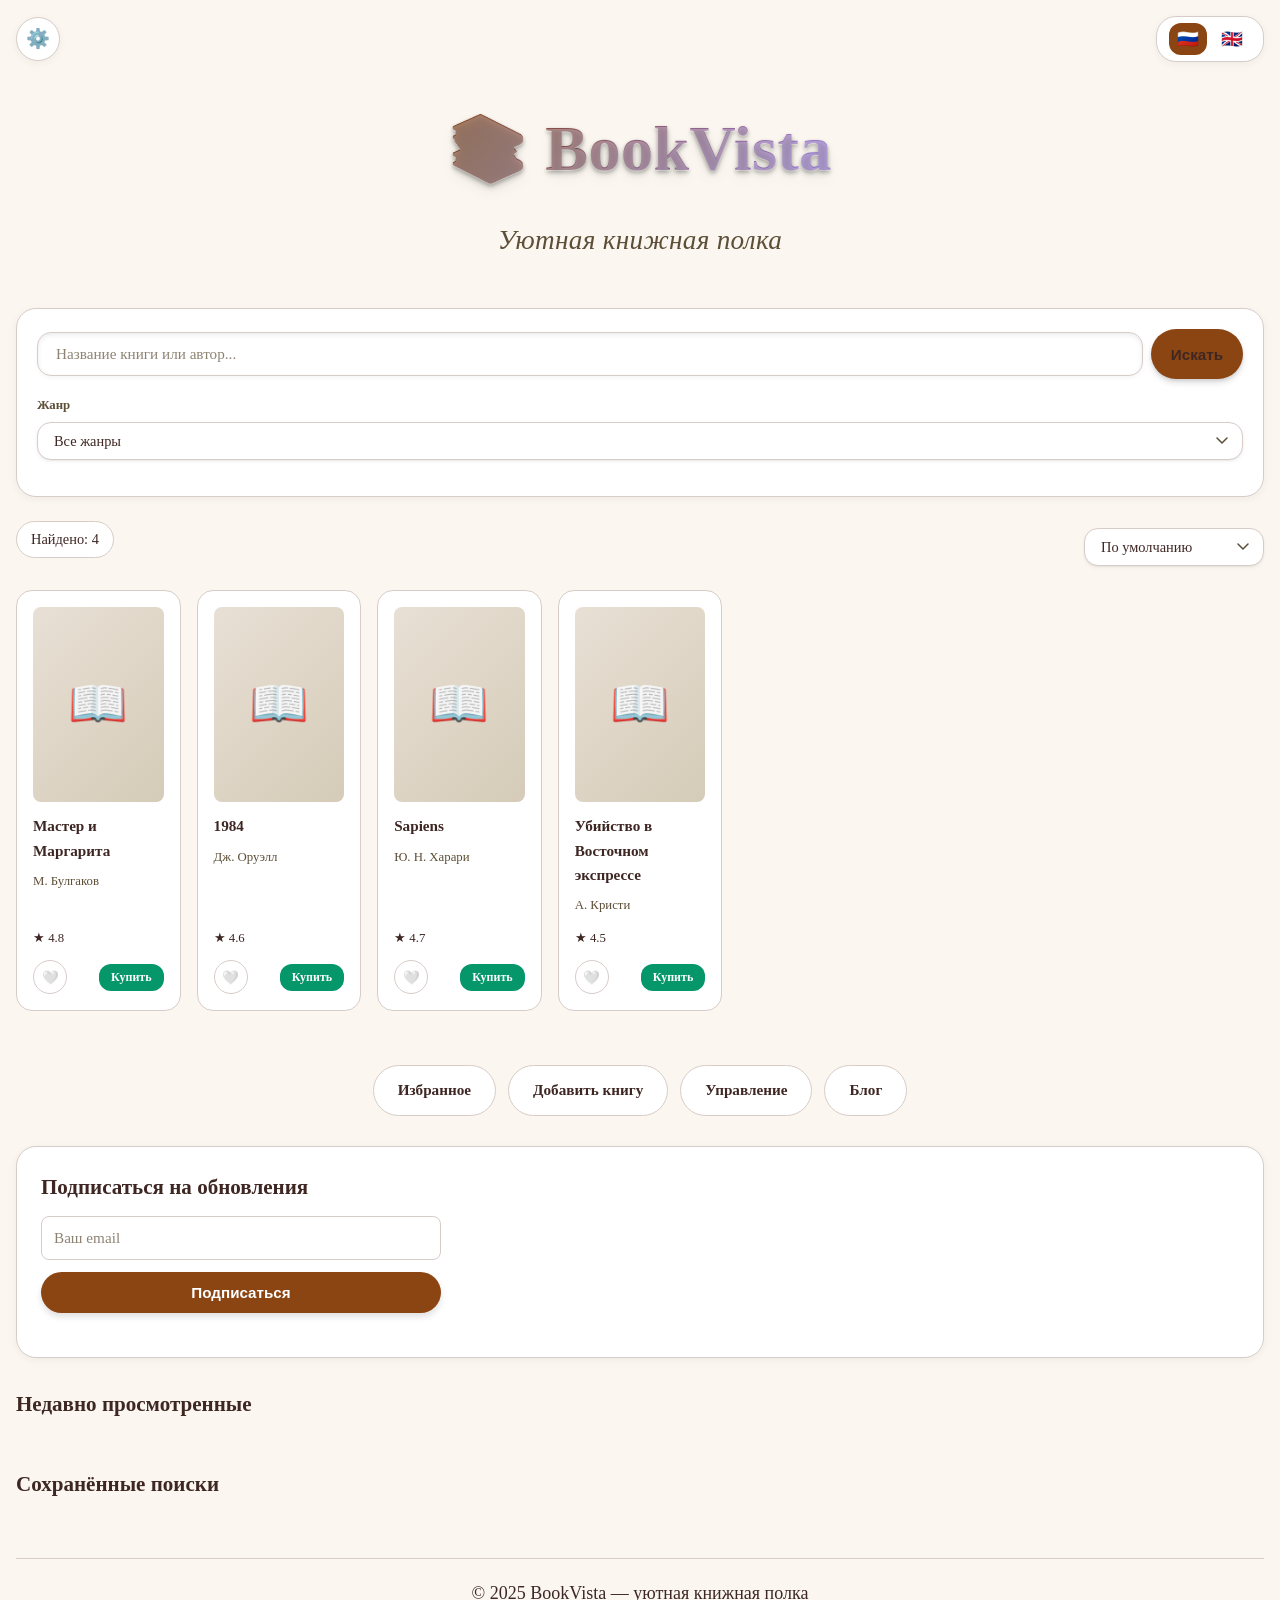
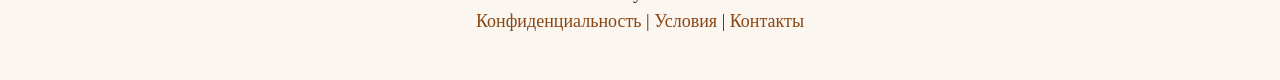
<file: index.html>
<!DOCTYPE html>
<html lang="ru">
<head>
    <meta charset="UTF-8">
    <script>
    (function() {
      const theme = localStorage.getItem('theme') || 'light';
      document.documentElement.className = theme;
      const font = localStorage.getItem('font');
      if (font) document.documentElement.style.setProperty('--font-family', font);
      const fontSize = localStorage.getItem('fontSize');
      if (fontSize) document.documentElement.style.setProperty('--font-size', fontSize + 'px');
      const textColor = localStorage.getItem('textColor');
      if (textColor) document.documentElement.style.setProperty('--text-color', textColor);
    })();
    </script>
    <meta name="viewport" content="width=device-width, initial-scale=1.0, user-scalable=yes">
    <title>BookVista — уютная книжная полка</title>
    <meta name="description" content="Найдите свою следующую книгу. Бесплатные и платные издания, читайте с комфортом.">
    <meta property="og:title" content="BookVista — уютная книжная полка">
    <meta property="og:description" content="Поиск книг по жанрам, авторам и языкам. Сохраняйте в избранное.">
    <meta property="og:url" content="https://alex803161.github.io/book-finder/">
    <link rel="canonical" href="https://alex803161.github.io/book-finder/">
    <link rel="icon" href="data:image/svg+xml,<svg xmlns='http://www.w3.org/2000/svg' viewBox='0 0 100 100'><text y='.9em' font-size='90'>📚</text></svg>">
    <link rel="stylesheet" href="style.css">
    <link rel="manifest" href="manifest.json">
    <script type="application/ld+json">{ "@context": "https://schema.org", "@type": "WebSite", "url": "https://alex803161.github.io/book-finder/", "name": "BookVista", "description": "Уютная книжная полка — поиск книг, рейтинги, избранное", "potentialAction": { "@type": "SearchAction", "target": "https://alex803161.github.io/book-finder/?q={search_term_string}", "query-input": "required name=search_term_string" } }</script>
    <!-- Google tag (gtag.js) -->
    <script async src="https://www.googletagmanager.com/gtag/js?id=G-B7CEKBWLWV"></script>
    <script>
      window.dataLayer = window.dataLayer || [];
      function gtag(){dataLayer.push(arguments);}
      gtag('js', new Date());
      gtag('config', 'G-B7CEKBWLWV');
    </script>
    <meta name="verify-admitad" content="e0b2829499" />
    <script src="affiliate-config.js"></script>
</head>
<body class="light">
<div class="container">
    <div class="top-bar">
        <div class="settings-panel">
            <div class="settings-icon" id="settingsIcon">⚙️</div>
            <div class="settings-dropdown" id="settingsDropdown">
                <button class="btn-close-settings" id="closeSettings">✕</button>
                <div class="setting-group">
                    <label data-i18n="themeLabel">Тема</label>
                    <div class="theme-toggle">
                        <button id="themeLight" class="theme-btn active">☀️ Светлая</button>
                        <button id="themeDark" class="theme-btn">🌙 Тёмная</button>
                    </div>
                </div>
                <div class="setting-group">
                    <label data-i18n="fontLabel">Шрифт</label>
                    <select id="fontSelect">
                        <option value="PT Serif, Georgia, serif">PT Serif</option>
                        <option value="Georgia, serif">Georgia</option>
                        <option value="Roboto, sans-serif">Roboto</option>
                    </select>
                </div>
                <div class="setting-group">
                    <label data-i18n="fontSizeLabel">Размер шрифта</label>
                    <input type="range" id="fontSizeSlider" min="14" max="24" value="18" step="1">
                    <span id="fontSizeValue">18px</span>
                </div>
                <div class="setting-group">
                    <label data-i18n="textColorLabel">Цвет текста</label>
                    <div class="color-preset" id="colorPresets">
                        <span class="color-dot active" data-color="#3E2723" style="background:#3E2723;"></span>
                        <span class="color-dot" data-color="#1A1A1A" style="background:#1A1A1A;"></span>
                        <span class="color-dot" data-color="#4A4A4A" style="background:#4A4A4A;"></span>
                    </div>
                </div>
            </div>
        </div>
        <div class="lang-switch" id="langSwitch">
            <span class="lang-option active" data-lang="ru">🇷🇺</span>
            <span class="lang-option" data-lang="en">🇬🇧</span>
        </div>
    </div>
    <div class="header">
        <div class="logo-text">📚 BookVista</div>
        <h1 class="page-title" data-i18n="pageTitle">Уютная книжная полка</h1>
    </div>
    <div class="search-section">
        <div class="search-row">
            <input type="text" id="searchInput" class="search-input" data-i18n-placeholder="searchPlaceholder" placeholder="Название книги или автор..." autocomplete="off">
            <button id="searchButton" class="search-btn"><span data-i18n="searchBtn">Искать</span></button>
        </div>
        <div class="filters-grid">
            <div class="filter-group">
                <label data-i18n="filterGenre">Жанр</label>
                <select id="filterGenre" class="filter-select">
                    <option value="" data-i18n="genreAny">Все жанры</option>
                    <option value="fiction">Художественная литература</option>
                    <option value="nonfiction">Документальная проза</option>
                    <option value="science">Наука и технологии</option>
                    <option value="history">История</option>
                    <option value="biography">Биографии и мемуары</option>
                    <option value="fantasy">Фэнтези</option>
                    <option value="mystery">Детективы и триллеры</option>
                    <option value="romance">Любовные романы</option>
                    <option value="horror">Ужасы и мистика</option>
                    <option value="poetry">Поэзия</option>
                    <option value="philosophy">Философия</option>
                    <option value="psychology">Психология</option>
                    <option value="self-help">Саморазвитие</option>
                    <option value="business">Бизнес и экономика</option>
                    <option value="art">Искусство и культура</option>
                    <option value="cooking">Кулинария</option>
                    <option value="travel">Путешествия</option>
                    <option value="children">Детская литература</option>
                    <option value="comics">Комиксы и графические романы</option>
                    <option value="religion">Религия и духовность</option>
                    <option value="education">Образование</option>
                </select>
            </div>
        </div>
    </div>
    <div style="display: flex; justify-content: space-between; align-items: center; margin-bottom: 16px;">
        <div class="results-header">
            <div class="counter"><span data-i18n="foundPrefix">Найдено:</span> <span id="totalBooks">0</span></div>
        </div>
        <select id="sortSelect" class="filter-select" style="width: auto; min-width: 180px;">
            <option value="default">По умолчанию</option>
            <option value="rating">По рейтингу</option>
            <option value="title">По названию</option>
            <option value="newest">Сначала новые</option>
        </select>
    </div>
    <div id="booksContainer" class="books-list"></div>
    <div id="pagination" class="pagination"></div>
    <div style="text-align:center; margin: 30px 0; display:flex; gap:12px; justify-content:center; flex-wrap:wrap;">
        <a href="favorites.html" class="btn btn-outline" data-i18n="favorites">Избранное</a>
        <a href="post-book.html" class="btn btn-outline" data-i18n="addBook">Добавить книгу</a>
        <a href="admin.html" class="btn btn-outline" data-i18n="admin">Управление</a>
        <a href="blog.html" class="btn btn-outline" data-i18n="blog">Блог</a>
    </div>
    <div class="subscribe-section">
        <h3 data-i18n="subscribeBtn" style="margin-bottom:12px;">Подписаться на обновления</h3>
        <form id="unisender-subscribe-form" onsubmit="subscribeUnisender(event)" style="display:flex; flex-direction:column; gap:12px; max-width:400px;">
            <input type="email" id="subEmail" placeholder="Ваш email" required style="padding:12px; border:1px solid var(--border-color); border-radius:8px; background:var(--card-bg); color:var(--text-color);">
            <button type="submit" class="btn btn-primary">Подписаться</button>
            <p id="subMsg" style="margin-top:8px; color:var(--accent-color);"></p>
        </form>
    </div>
    <div style="margin:30px 0;">
        <h3 data-i18n="titleRecent" style="margin-bottom:16px;">Недавно просмотренные</h3>
        <div id="recentGrid" class="books-list"></div>
    </div>
    <div style="margin:30px 0;">
        <h3 data-i18n="titleSaved" style="margin-bottom:16px;">Сохранённые поиски</h3>
        <div id="savedSearchesList" style="display:flex; flex-wrap:wrap; gap:8px;"></div>
    </div>
    <footer class="site-footer">
        <div>
            <p data-i18n="footerText">© 2025 BookVista — уютная книжная полка</p>
            <p><a href="privacy.html" data-i18n="privacy">Конфиденциальность</a> | <a href="terms.html" data-i18n="terms">Условия</a> | <a href="contacts.html" data-i18n="contacts">Контакты</a></p>
        </div>
    </footer>
</div>
<script src="translations.js"></script>
<script>
const STORAGE_KEY='bookvista_';
let currentLang=localStorage.getItem('lang')||'ru';
let books=[],filteredBooks=[],currentPage=1,itemsPerPage=12;
const OPENLIBRARY_API='https://openlibrary.org/search.json';
document.addEventListener('DOMContentLoaded',()=>{applyLanguage();loadInitialBooks();setupEventListeners();setupSettingsPanel();});
function t(key){return translations[currentLang]?.[key]||key;}
function applyLanguage(){
document.documentElement.lang=currentLang;
document.querySelectorAll('[data-i18n]').forEach(el=>{if(el.tagName==='INPUT'||el.tagName==='TEXTAREA')return;el.textContent=t(el.getAttribute('data-i18n'));});
document.querySelectorAll('[data-i18n-placeholder]').forEach(el=>{el.placeholder=t(el.getAttribute('data-i18n-placeholder'));});
document.querySelectorAll('.lang-option').forEach(opt=>opt.classList.toggle('active',opt.dataset.lang===currentLang));
document.title=t('siteName');
if(filteredBooks.length)renderBooks();
}
function setupSettingsPanel(){
const icon=document.getElementById('settingsIcon');
const dropdown=document.getElementById('settingsDropdown');
const closeBtn=document.getElementById('closeSettings');
icon.addEventListener('click',()=>dropdown.classList.toggle('show'));
closeBtn.addEventListener('click',()=>dropdown.classList.remove('show'));
document.addEventListener('click',(e)=>{if(!icon.contains(e.target)&&!dropdown.contains(e.target))dropdown.classList.remove('show');});
const savedTheme=localStorage.getItem('theme')||'light';
document.documentElement.className=savedTheme;
document.getElementById('themeLight').classList.toggle('active',savedTheme==='light');
document.getElementById('themeDark').classList.toggle('active',savedTheme==='dark');
document.getElementById('themeLight').addEventListener('click',()=>setTheme('light'));
document.getElementById('themeDark').addEventListener('click',()=>setTheme('dark'));
const savedFont=localStorage.getItem('font')||'PT Serif, Georgia, serif';
document.getElementById('fontSelect').value=savedFont;
document.documentElement.style.setProperty('--font-family',savedFont);
document.getElementById('fontSelect').addEventListener('change',(e)=>{document.documentElement.style.setProperty('--font-family',e.target.value);localStorage.setItem('font',e.target.value);});
const savedFontSize=localStorage.getItem('fontSize')||'18';
document.getElementById('fontSizeSlider').value=savedFontSize;
document.getElementById('fontSizeValue').textContent=savedFontSize+'px';
document.documentElement.style.setProperty('--font-size',savedFontSize+'px');
document.getElementById('fontSizeSlider').addEventListener('input',(e)=>{document.documentElement.style.setProperty('--font-size',e.target.value+'px');document.getElementById('fontSizeValue').textContent=e.target.value+'px';localStorage.setItem('fontSize',e.target.value);});
const savedColor=localStorage.getItem('textColor')||'#3E2723';
document.documentElement.style.setProperty('--text-color',savedColor);
document.querySelectorAll('.color-dot').forEach(dot=>{dot.classList.toggle('active',dot.dataset.color===savedColor);dot.addEventListener('click',()=>{document.querySelectorAll('.color-dot').forEach(d=>d.classList.remove('active'));dot.classList.add('active');document.documentElement.style.setProperty('--text-color',dot.dataset.color);localStorage.setItem('textColor',dot.dataset.color);});});
}
function setTheme(theme){document.documentElement.className=theme;localStorage.setItem('theme',theme);document.getElementById('themeLight').classList.toggle('active',theme==='light');document.getElementById('themeDark').classList.toggle('active',theme==='dark');}
function getDirectBooks(){
    return JSON.parse(localStorage.getItem(STORAGE_KEY+'direct_books')||'[]').map(b=>({
        ...b,
        rating: b.rating||null,
        description: b.description||'',
        buyLink: b.buyLink||'#'
    }));
}
async function loadInitialBooks(){
try{
const resp=await fetch(OPENLIBRARY_API+'?q=subject:fiction&limit=100');
if(!resp.ok)throw new Error('API error');
const data=await resp.json();
const directBooks=getDirectBooks();
books=[...directBooks, ...(data.docs||[]).map(mapOpenLibraryBook)];
applyFiltersAndSort();
}catch(e){console.warn('Using sample books');books=getSampleBooks();applyFiltersAndSort();}
}
async function searchBooks(query){
if(!query)return;
try{
const resp=await fetch(OPENLIBRARY_API+'?q='+encodeURIComponent(query));
if(!resp.ok)throw new Error('API error');
const data=await resp.json();
const directBooks=getDirectBooks().filter(b=>b.title.toLowerCase().includes(query.toLowerCase())||b.author.toLowerCase().includes(query.toLowerCase()));
books=[...directBooks, ...(data.docs||[]).map(mapOpenLibraryBook)];
applyFiltersAndSort();
saveSearch(query);
}catch(e){
console.warn('Search API error, falling back to local');
filteredBooks=getSampleBooks().filter(b=>b.title.toLowerCase().includes(query.toLowerCase())||b.author.toLowerCase().includes(query.toLowerCase()));
renderBooks();
}
}
function mapOpenLibraryBook(doc){
const coverId=doc.cover_i;
const coverUrl=coverId?`https://covers.openlibrary.org/b/id/${coverId}-M.jpg`:'';
const lang = (doc.language && doc.language.length) ? doc.language[0].toLowerCase() : 'eng';
let rating = null;
if (doc.ratings_average) {
    rating = parseFloat(doc.ratings_average).toFixed(1);
}
return {
id: doc.key.replace('/works/','')||doc.cover_edition_key||doc.key,
title: doc.title||'Без названия',
author: (doc.author_name||['Неизвестен']).join(', '),
genre: (doc.subject||['fiction'])[0].toLowerCase(),
language: lang,
cover: coverUrl,
description: (doc.first_sentence||[]).slice(0,3).join(' ')||'Описание отсутствует.',
rating: rating,
price: null,
buyLink: `https://www.litres.ru/search/?q=${encodeURIComponent(doc.title)}`,
isFree: false
};
}
function getSampleBooks(){return [{id:'1',title:'Мастер и Маргарита',author:'М. Булгаков',genre:'fiction',language:'rus',rating:4.8,price:null,cover:'',buyLink:'https://www.litres.ru/search/?q=Мастер+и+Маргарита',isFree:false},{id:'2',title:'1984',author:'Дж. Оруэлл',genre:'fantasy',language:'eng',rating:4.6,price:null,cover:'',buyLink:'https://www.litres.ru/search/?q=1984',isFree:false},{id:'3',title:'Sapiens',author:'Ю. Н. Харари',genre:'nonfiction',language:'eng',rating:4.7,price:null,cover:'',buyLink:'https://www.litres.ru/search/?q=Sapiens',isFree:false},{id:'4',title:'Убийство в Восточном экспрессе',author:'А. Кристи',genre:'mystery',language:'rus',rating:4.5,price:null,cover:'',buyLink:'https://www.litres.ru/search/?q=Убийство+в+Восточном+экспрессе',isFree:false}];}
function applyFiltersAndSort(){
    const genre=document.getElementById('filterGenre').value;
    filteredBooks=books.filter(b=>(!genre||b.genre===genre));
    const sortBy=document.getElementById('sortSelect').value;
    if(sortBy==='rating'){
        filteredBooks.sort((a,b)=>{
            const aRating = getUserAverageRating(a.id) || a.rating || 0;
            const bRating = getUserAverageRating(b.id) || b.rating || 0;
            return bRating - aRating;
        });
    } else if(sortBy==='title'){
        filteredBooks.sort((a,b)=>a.title.localeCompare(b.title));
    } else if(sortBy==='newest'){
        filteredBooks.sort((a,b)=>{
            const aYear=a.addedAt?a.addedAt.slice(0,4):(a.first_publish_year||0);
            const bYear=b.addedAt?b.addedAt.slice(0,4):(b.first_publish_year||0);
            return bYear-aYear;
        });
    }
    currentPage=1;
    renderBooks();
}
function getUserAverageRating(bookId) {
    const key = STORAGE_KEY + 'rating_' + bookId;
    const data = JSON.parse(localStorage.getItem(key) || 'null');
    if (data && data.count > 0) {
        return parseFloat((data.sum / data.count).toFixed(1));
    }
    return null;
}
function renderBooks(){
const grid=document.getElementById('booksContainer');
const start=(currentPage-1)*itemsPerPage;
const end=start+itemsPerPage;
const toShow=filteredBooks.slice(start,end);
document.getElementById('totalBooks').textContent=filteredBooks.length;
if(!toShow.length){grid.innerHTML='<p style="grid-column:1/-1;text-align:center;" class="no-results-text">'+t('noResults')+'</p>';document.getElementById('pagination').innerHTML='';return;}
grid.innerHTML=toShow.map(book=>{
    const coverHTML=book.cover
        ? `<img src="${book.cover}" alt="${book.title}" loading="lazy" onerror="this.style.display='none'; this.nextElementSibling.style.display='flex';">`
        : '';
    const placeholderHTML=book.cover
        ? `<div class="book-cover-placeholder" style="display:none;">📖</div>`
        : `<div class="book-cover-placeholder">📖</div>`;
    const userAvg = getUserAverageRating(book.id);
    const displayRating = userAvg !== null ? userAvg : book.rating;
    const ratingHTML = displayRating ? `<div style="display:flex;justify-content:space-between;align-items:center;margin-top:auto;font-size:0.8rem;"><span>★ ${displayRating}</span></div>` : '';
    return `<div class="book-card" onclick="openBook('${book.id}')">
        <div class="book-cover">
            ${coverHTML}
            ${placeholderHTML}
        </div>
        <div class="book-info" style="flex:1;display:flex;flex-direction:column;gap:4px;">
            <div class="book-title">${book.title}</div>
            <div class="book-author">${book.author}</div>
            ${ratingHTML}
            <div class="book-actions" onclick="event.stopPropagation();" style="margin-top:8px;">
                <button class="save-btn${isFavorite(book.id)?' saved':''}" onclick="toggleFavorite('${book.id}')" title="${isFavorite(book.id)?t('removeFav'):t('addFav')}">${isFavorite(book.id)?'❤️':'🤍'}</button>
                <a href="${getBuyLink(book.title)}" target="_blank" class="btn-buy" onclick="gtag('event', 'click', { event_category: 'outbound', event_label: 'buy_button', value: '${book.title}' });">${t('buy')}</a>
            </div>
        </div>
    </div>`;
}).join('');
localStorage.setItem(STORAGE_KEY + 'all_books', JSON.stringify(books.slice(0, 200)));
const totalPages=Math.ceil(filteredBooks.length/itemsPerPage);
let paginationHTML='';
if(totalPages>1){
    paginationHTML+=`<button onclick="changePage(${currentPage-1})" ${currentPage===1?'disabled':''}>‹ Назад</button>`;
    for(let i=1;i<=totalPages;i++){
        paginationHTML+=`<button class="${i===currentPage?'current-page':''}" onclick="changePage(${i})">${i}</button>`;
    }
    paginationHTML+=`<button onclick="changePage(${currentPage+1})" ${currentPage===totalPages?'disabled':''}>Вперёд ›</button>`;
}
document.getElementById('pagination').innerHTML=paginationHTML;
renderRecent();
}
function changePage(page){
    const totalPages=Math.ceil(filteredBooks.length/itemsPerPage);
    if(page<1||page>totalPages)return;
    currentPage=page;
    renderBooks();
}
function renderRecent(){
const recent=JSON.parse(localStorage.getItem(STORAGE_KEY+'recent')||'[]');
const grid=document.getElementById('recentGrid');
if(!grid)return;
if(!recent.length){grid.innerHTML='';return;}
grid.innerHTML=recent.slice(0,4).map(book=>'<div class="book-card" style="position:relative;" onclick="window.location.href=\'book.html?id='+book.id+'\'"><button class="btn-close-settings" style="position:absolute;top:8px;right:8px;width:22px;height:22px;font-size:0.7rem;z-index:10;" onclick="event.stopPropagation();deleteRecent(\''+book.id+'\')">✕</button><div class="book-cover"><div class="book-cover-placeholder">📖</div></div><div class="book-title">'+book.title+'</div><div class="book-author">'+book.author+'</div></div>').join('');
}
function deleteRecent(id){
const recent=JSON.parse(localStorage.getItem(STORAGE_KEY+'recent')||'[]');
localStorage.setItem(STORAGE_KEY+'recent',JSON.stringify(recent.filter(r=>r.id!==id)));
renderRecent();
}
function getFavorites(){return JSON.parse(localStorage.getItem(STORAGE_KEY+'fav')||'[]');}
function isFavorite(id){return getFavorites().some(f=>f.id===id);}
function toggleFavorite(id){
    const favs=getFavorites();
    const book=books.find(b=>b.id===id);
    if(!book)return;
    const idx=favs.findIndex(f=>f.id===id);
    if(idx>-1){
        favs.splice(idx,1);
        gtag('event', 'remove_from_favorites', { event_category: 'engagement', event_label: book.title });
    } else {
        favs.push({id:book.id,title:book.title,author:book.author,rating:book.rating,price:book.price,cover:book.cover});
        gtag('event', 'add_to_favorites', { event_category: 'engagement', event_label: book.title });
    }
    localStorage.setItem(STORAGE_KEY+'fav',JSON.stringify(favs));
    renderBooks();
}
function openBook(id){const book=books.find(b=>b.id===id);if(!book)return;const recent=JSON.parse(localStorage.getItem(STORAGE_KEY+'recent')||'[]');const filtered=recent.filter(r=>r.id!==id);filtered.unshift({id:book.id,title:book.title,author:book.author});localStorage.setItem(STORAGE_KEY+'recent',JSON.stringify(filtered.slice(0,20)));window.location.href='book.html?id='+id;}
function saveSearch(query){const searches=JSON.parse(localStorage.getItem(STORAGE_KEY+'searches')||'[]');if(!searches.includes(query)){searches.unshift(query);localStorage.setItem(STORAGE_KEY+'searches',JSON.stringify(searches.slice(0,10)));renderSavedSearches();}}
function deleteSearch(query){const searches=JSON.parse(localStorage.getItem(STORAGE_KEY+'searches')||'[]');localStorage.setItem(STORAGE_KEY+'searches',JSON.stringify(searches.filter(s=>s!==query)));renderSavedSearches();}
function renderSavedSearches(){const searches=JSON.parse(localStorage.getItem(STORAGE_KEY+'searches')||'[]');const container=document.getElementById('savedSearchesList');if(!container)return;container.innerHTML=searches.map(s=>'<span style="display:inline-flex;align-items:center;gap:4px;"><button class="btn btn-outline" style="font-size:0.85rem;" onclick="document.getElementById(\'searchInput\').value=\''+s+'\';searchBooks(\''+s+'\')">'+s+'</button><button class="btn-close-settings" style="width:20px;height:20px;font-size:0.7rem;" onclick="deleteSearch(\''+s+'\')">✕</button></span>').join('');}
function subscribe(email){
    const subs=JSON.parse(localStorage.getItem(STORAGE_KEY+'subs')||'[]');
    if(subs.includes(email)){
        document.getElementById('subMsg').textContent=t('subscriptionExists');
        return;
    }
    subs.push(email);
    localStorage.setItem(STORAGE_KEY+'subs',JSON.stringify(subs));
    document.getElementById('subMsg').textContent=t('subscriptionSuccess');
    gtag('event', 'subscribe', { event_category: 'engagement', event_label: email });
}
function setupEventListeners(){
document.getElementById('searchButton').addEventListener('click',()=>{currentQuery=document.getElementById('searchInput').value.trim();if(currentQuery)searchBooks(currentQuery);});
document.getElementById('searchInput').addEventListener('keypress',(e)=>{if(e.key==='Enter'){currentQuery=e.target.value.trim();if(currentQuery)searchBooks(currentQuery);}});
document.getElementById('filterGenre').addEventListener('change',()=>{applyFiltersAndSort();});
document.getElementById('sortSelect').addEventListener('change',()=>{applyFiltersAndSort();});
document.querySelectorAll('.lang-option').forEach(opt=>{opt.addEventListener('click',()=>{currentLang=opt.dataset.lang;localStorage.setItem('lang',currentLang);applyLanguage();});});
renderSavedSearches();renderRecent();
}
</script>
<script>
// Форма подписки Unisender
async function subscribeUnisender(e) {
  e.preventDefault();
  const email = document.getElementById('subEmail').value.trim();
  if (!email) return;
  const functionUrl = 'https://functions.yandexcloud.net/d4ee0jo7sp3ttn6ch7oa';
  try {
    const resp = await fetch(`${functionUrl}?email=${encodeURIComponent(email)}`);
    const data = await resp.json();
    const msg = document.getElementById('subMsg');
    if (data.error) {
      msg.textContent = 'Ошибка: ' + data.error;
    } else {
      msg.textContent = 'Вы подписаны!';
      document.getElementById('unisender-subscribe-form').reset();
      if (typeof gtag !== 'undefined') {
        gtag('event', 'subscribe', { event_category: 'engagement', event_label: email });
      }
    }
  } catch (err) {
    document.getElementById('subMsg').textContent = 'Не удалось подписаться, попробуйте позже.';
  }
}
</script>
<script>
if ('serviceWorker' in navigator) {
  window.addEventListener('load', () => {
    navigator.serviceWorker.register('/book-finder/sw.js')
      .then(reg => console.log('SW registered'))
      .catch(err => console.log('SW fail', err));
  });
}
</script>
</body>
</html>
</file>
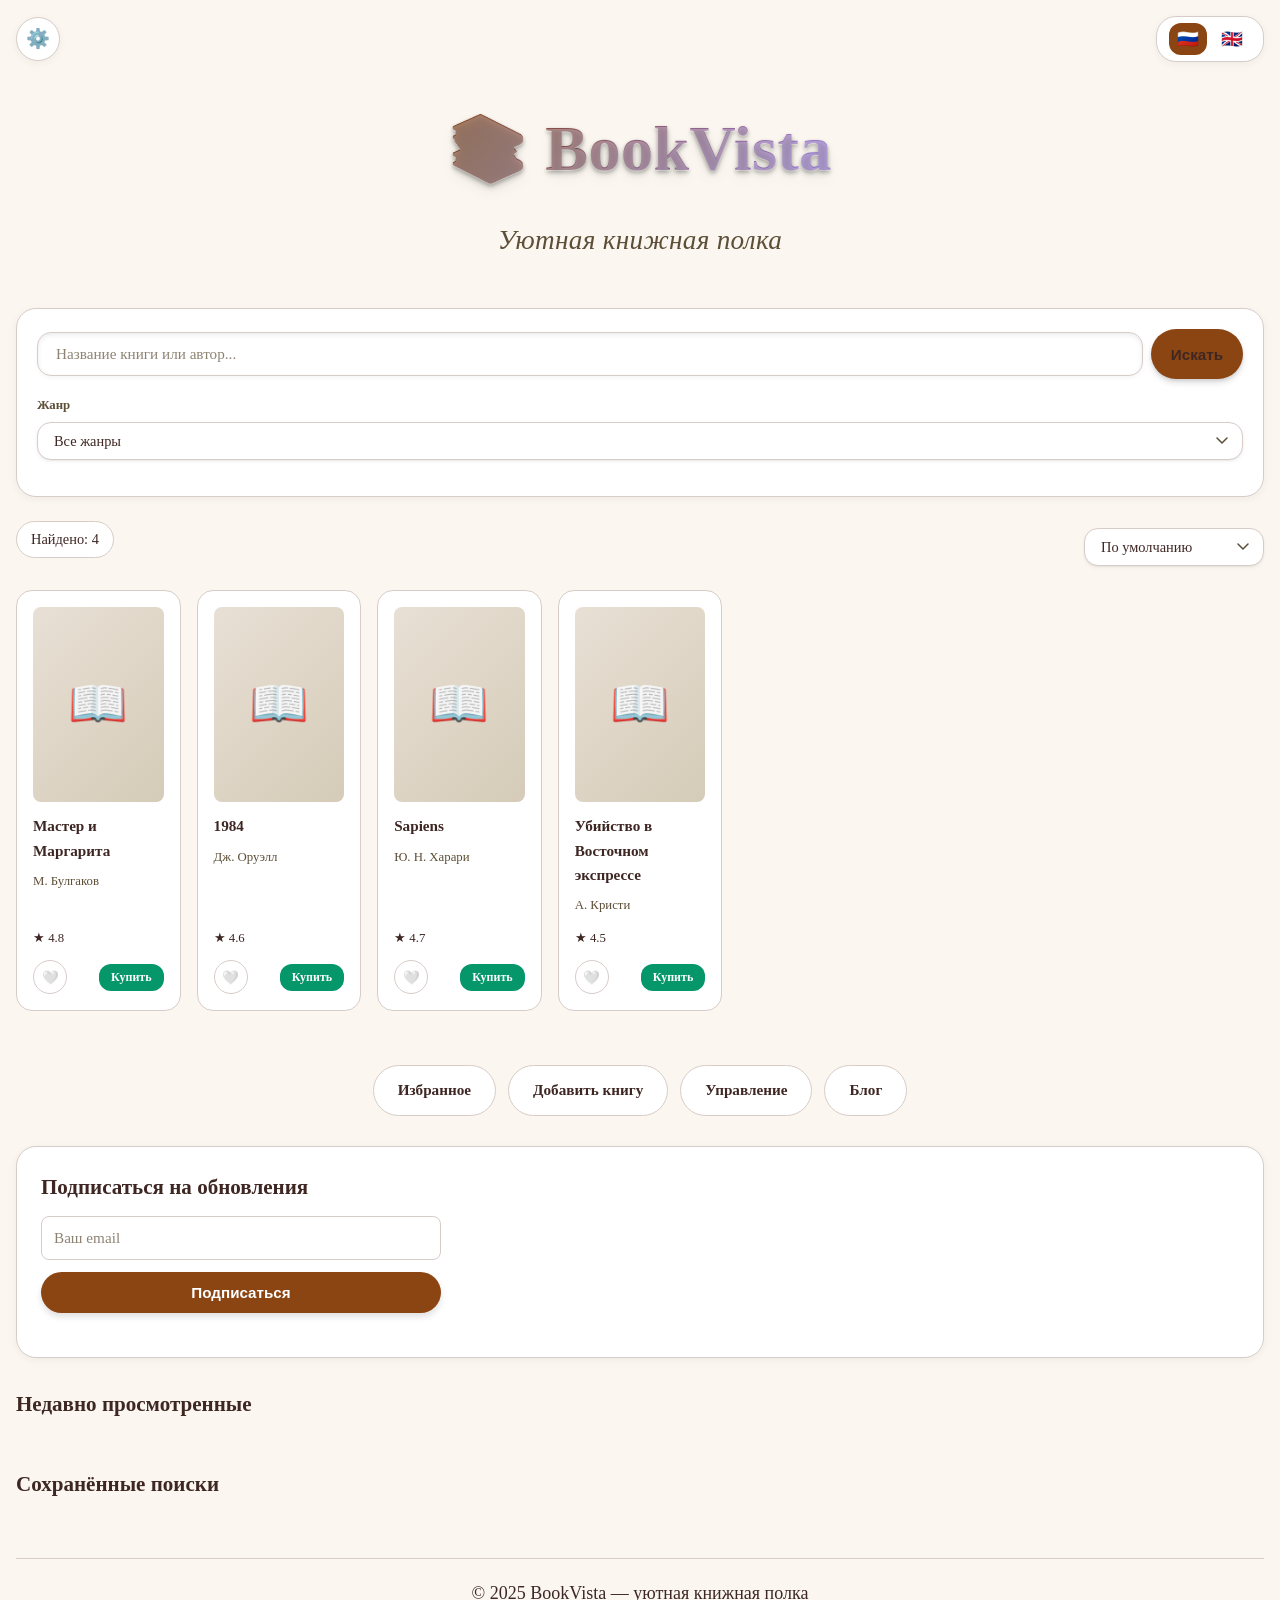
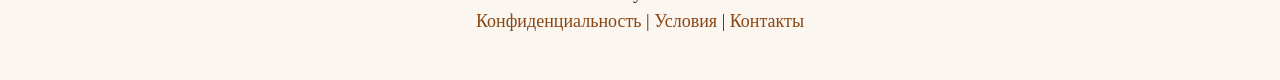
<file: admin.html>
<!DOCTYPE html>
<html lang="ru">
<head>
    <meta charset="UTF-8">
    <script>
    (function() {
      const theme = localStorage.getItem('theme') || 'light';
      document.documentElement.className = theme;
      const font = localStorage.getItem('font');
      if (font) document.documentElement.style.setProperty('--font-family', font);
      const fontSize = localStorage.getItem('fontSize');
      if (fontSize) document.documentElement.style.setProperty('--font-size', fontSize + 'px');
      const textColor = localStorage.getItem('textColor');
      if (textColor) document.documentElement.style.setProperty('--text-color', textColor);
    })();
    </script>
    <meta name="viewport" content="width=device-width, initial-scale=1.0, user-scalable=yes">
    <meta name="robots" content="noindex">
    <title>Управление — BookVista</title>
    <link rel="canonical" href="https://alex803161.github.io/book-finder/admin.html">
    <link rel="icon" href="data:image/svg+xml,<svg xmlns='http://www.w3.org/2000/svg' viewBox='0 0 100 100'><text y='.9em' font-size='90'>📚</text></svg>">
    <link rel="stylesheet" href="style.css">
    <!-- Google tag (gtag.js) -->
    <script async src="https://www.googletagmanager.com/gtag/js?id=G-B7CEKBWLWV"></script>
    <script>
      window.dataLayer = window.dataLayer || [];
      function gtag(){dataLayer.push(arguments);}
      gtag('js', new Date());
      gtag('config', 'G-B7CEKBWLWV');
    </script>
</head>
<body class="light">
<div class="container">
    <div class="top-bar">
        <a href="index.html" style="text-decoration:none;color:var(--accent-color);font-weight:700;font-size:1.2rem;">📚 BookVista</a>
        <div class="lang-switch" id="langSwitch">
            <span class="lang-option active" data-lang="ru">🇷🇺</span>
            <span class="lang-option" data-lang="en">🇬🇧</span>
        </div>
    </div>
    <main style="margin-top:30px;">
        <h1 data-i18n="adminTitle" style="margin-bottom:20px;">Управление прямыми книгами</h1>
        <div id="adminList" class="books-list"></div>
        <p id="adminMsg" data-i18n="noDirectBooks" style="text-align:center;padding:40px;">Нет добавленных книг</p>
        <div style="text-align:center;margin-top:20px;">
            <a href="index.html" class="btn btn-outline" data-i18n="backToHome">На главную</a>
        </div>
    </main>
    <footer class="site-footer">
        <p data-i18n="footerText">© 2025 BookVista — уютная книжная полка</p>
    </footer>
</div>
<script src="translations.js"></script>
<script>
const STORAGE_KEY='bookvista_';
const ADMIN_PASSWORD='bookvista2025';
let currentLang=localStorage.getItem('lang')||'ru';
function t(k){return translations[currentLang]?.[k]||k;}
function applyLanguage(){
document.documentElement.lang=currentLang;
document.querySelectorAll('[data-i18n]').forEach(el=>el.textContent=t(el.getAttribute('data-i18n')));
document.querySelectorAll('.lang-option').forEach(opt=>opt.classList.toggle('active',opt.dataset.lang===currentLang));
renderAdmin();
}
function renderAdmin(){
const books=JSON.parse(localStorage.getItem(STORAGE_KEY+'direct_books')||'[]');
document.getElementById('adminMsg').style.display=books.length?'none':'block';
document.getElementById('adminList').innerHTML=books.map(b=>'<div class="book-card"><div class="book-cover">📚</div><div class="book-title">'+b.title+'</div><div class="book-author">'+b.author+'</div><div class="book-actions" style="margin-top:8px;"><button class="btn btn-outline" onclick="deleteBook(\''+b.id+'\')" style="font-size:0.8rem;">'+t('deleteBtn')+'</button></div></div>').join('');
}
function deleteBook(id){
if(!confirm('Удалить книгу?'))return;
const books=JSON.parse(localStorage.getItem(STORAGE_KEY+'direct_books')||'[]');
localStorage.setItem(STORAGE_KEY+'direct_books',JSON.stringify(books.filter(b=>b.id!==id)));
renderAdmin();
}
function checkPassword(){
const savedPass=localStorage.getItem('admin_pass');
if(savedPass===ADMIN_PASSWORD)return true;
const pass=prompt('Введите пароль администратора:');
if(pass===ADMIN_PASSWORD){localStorage.setItem('admin_pass',ADMIN_PASSWORD);return true;}
else{alert('Неверный пароль');window.location.href='index.html';return false;}
}
document.addEventListener('DOMContentLoaded',()=>{
if(!checkPassword())return;
applyLanguage();
document.querySelectorAll('.lang-option').forEach(opt=>{opt.addEventListener('click',()=>{currentLang=opt.dataset.lang;localStorage.setItem('lang',currentLang);applyLanguage();});});
});
</script>
<script>
if ('serviceWorker' in navigator) {
  window.addEventListener('load', () => {
    navigator.serviceWorker.register('/book-finder/sw.js')
      .then(reg => console.log('SW registered'))
      .catch(err => console.log('SW fail', err));
  });
}
</script>
</body>
</html>
</file>
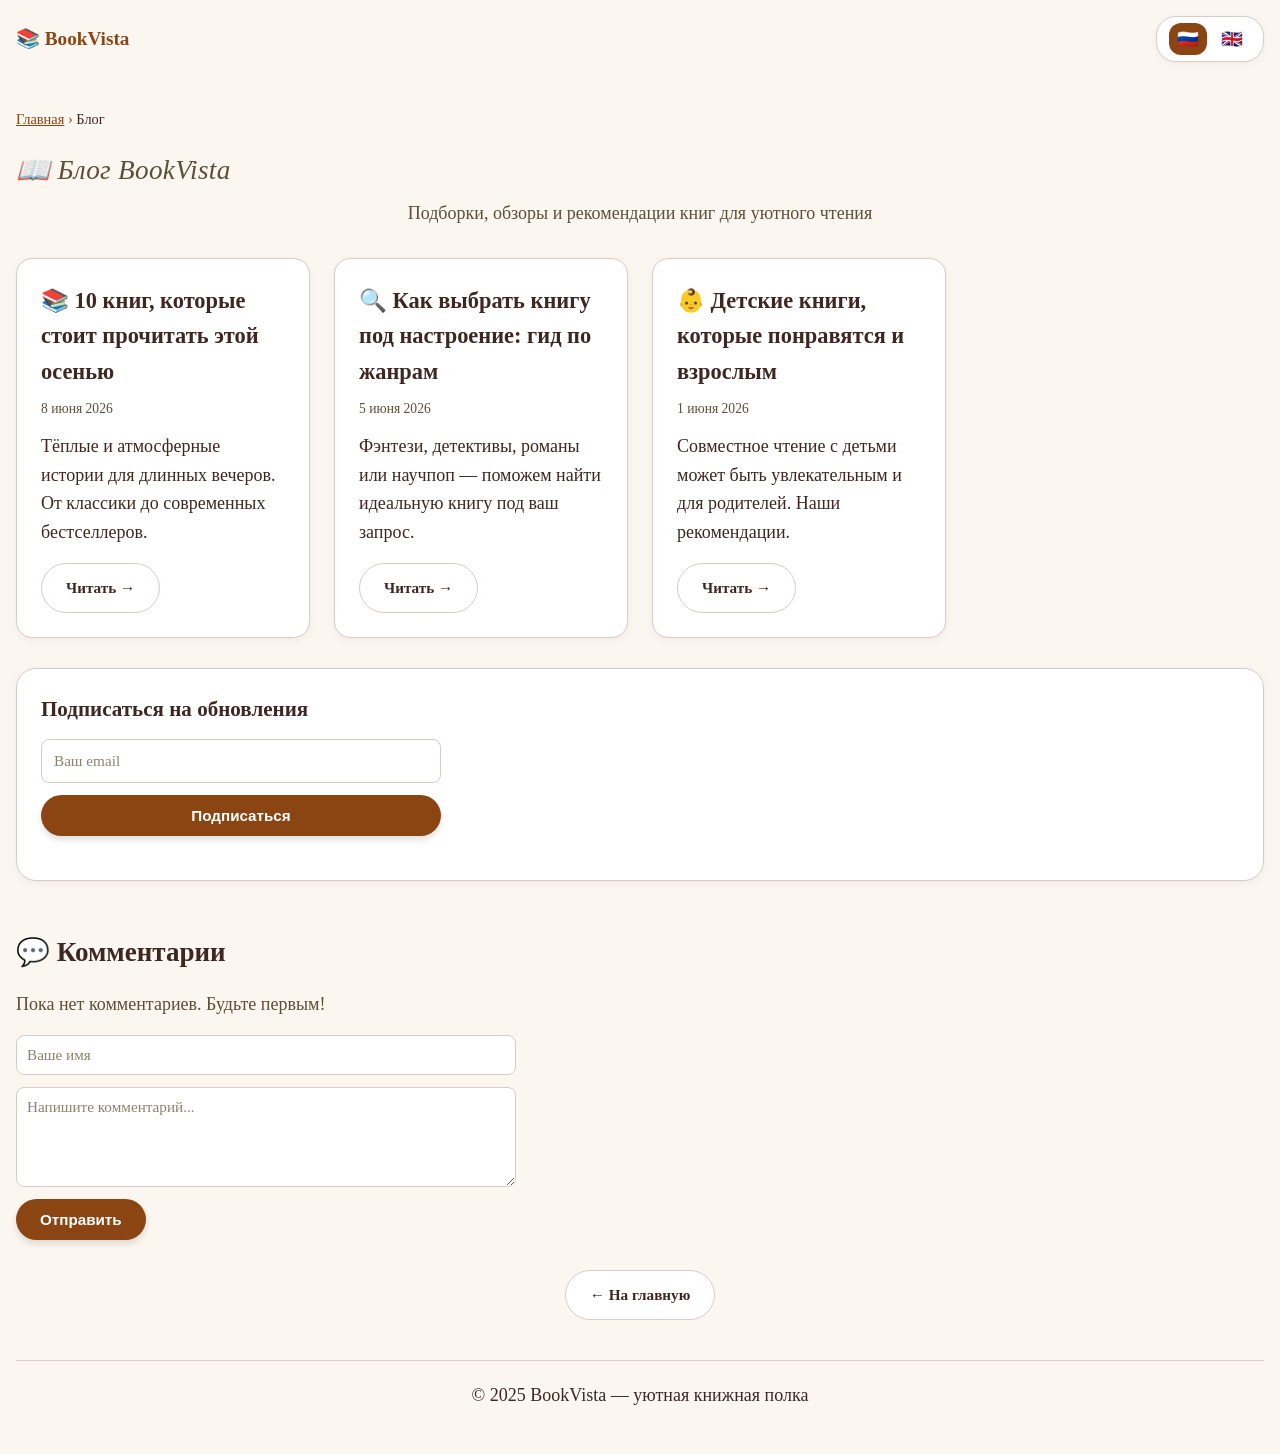
<file: blog.html>
<!DOCTYPE html>
<html lang="ru">
<head>
    <meta charset="UTF-8">
    <script>
    (function() {
      const theme = localStorage.getItem('theme') || 'light';
      document.documentElement.className = theme;
      const font = localStorage.getItem('font');
      if (font) document.documentElement.style.setProperty('--font-family', font);
      const fontSize = localStorage.getItem('fontSize');
      if (fontSize) document.documentElement.style.setProperty('--font-size', fontSize + 'px');
      const textColor = localStorage.getItem('textColor');
      if (textColor) document.documentElement.style.setProperty('--text-color', textColor);
    })();
    </script>
    <meta name="viewport" content="width=device-width, initial-scale=1.0, user-scalable=yes">
    <title>Блог — BookVista</title>
    <meta name="description" content="Подборки книг и обзоры. Найдите свою идеальную книгу.">
    <meta property="og:title" content="Блог BookVista — подборки и обзоры">
    <meta property="og:description" content="Тематические подборки книг, обзоры новинок и советы по чтению.">
    <meta property="og:url" content="https://alex803161.github.io/book-finder/blog.html">
    <link rel="canonical" href="https://alex803161.github.io/book-finder/blog.html">
    <link rel="icon" href="data:image/svg+xml,<svg xmlns='http://www.w3.org/2000/svg' viewBox='0 0 100 100'><text y='.9em' font-size='90'>📚</text></svg>">
    <link rel="stylesheet" href="style.css">
    <link rel="manifest" href="manifest.json">
    <!-- Google tag (gtag.js) -->
    <script async src="https://www.googletagmanager.com/gtag/js?id=G-B7CEKBWLWV"></script>
    <script>
      window.dataLayer = window.dataLayer || [];
      function gtag(){dataLayer.push(arguments);}
      gtag('js', new Date());
      gtag('config', 'G-B7CEKBWLWV');
    </script>
    <style>
        .article-full { display: none; margin-top: 20px; padding: 20px; background: var(--card-bg); border-radius: 16px; border: 1px solid var(--border-color); }
        .article-full.active { display: block; }
        .blog-card .btn { cursor: pointer; }
    </style>
</head>
<body class="light">
<div class="container">
    <div class="top-bar">
        <a href="index.html" style="text-decoration:none;color:var(--accent-color);font-weight:700;font-size:1.2rem;">📚 BookVista</a>
        <div class="lang-switch" id="langSwitch">
            <span class="lang-option active" data-lang="ru">🇷🇺</span>
            <span class="lang-option" data-lang="en">🇬🇧</span>
        </div>
    </div>
    <main style="margin-top:30px;">
        <nav aria-label="Breadcrumb" style="margin-bottom:16px;font-size:0.9rem;color:var(--muted-color);">
            <a href="index.html" style="color:var(--accent-color);">Главная</a> &rsaquo; <span>Блог</span>
        </nav>
        <h1 class="page-title">📖 Блог BookVista</h1>
        <p style="text-align:center; color:var(--muted-color); margin-bottom:30px;">Подборки, обзоры и рекомендации книг для уютного чтения</p>
        <div class="blog-grid">
            <article class="blog-card" itemscope itemtype="https://schema.org/Article">
                <meta itemprop="url" content="https://alex803161.github.io/book-finder/blog.html#article1">
                <meta itemprop="datePublished" content="2026-06-08">
                <meta itemprop="author" content="BookVista">
                <h2 itemprop="headline">📚 10 книг, которые стоит прочитать этой осенью</h2>
                <p class="blog-meta">8 июня 2026</p>
                <p itemprop="description">Тёплые и атмосферные истории для длинных вечеров. От классики до современных бестселлеров.</p>
                <a class="btn btn-outline" onclick="toggleArticle('article1')">Читать →</a>
                <div id="article1" class="article-full">
                    <p>Осень — время уютных пледов, горячего чая и, конечно, хороших книг. Мы собрали десять произведений, которые идеально подходят для этого времени года.</p>
                    <p><strong>1. «Мастер и Маргарита» — Михаил Булгаков.</strong> Мистическая история, в которой переплетаются любовь, философия и сатира.</p>
                    <p><strong>2. «1984» — Джордж Оруэлл.</strong> Антиутопия, заставляющая задуматься о свободе и контроле.</p>
                    <p><strong>3. «Убийство в Восточном экспрессе» — Агата Кристи.</strong> Классический детектив с неожиданной развязкой.</p>
                    <p><strong>4. «Тень горы» — Грегори Дэвид Робертс.</strong> Продолжение «Шантарама», полное экзотики и приключений.</p>
                    <p><strong>5. «Цветы для Элджернона» — Дэниел Киз.</strong> Трогательная история о разуме и человечности.</p>
                    <p><strong>6. «Щегол» — Донна Тартт.</strong> Глубокий роман о потере, искусстве и взрослении.</p>
                    <p><strong>7. «Дом, в котором...» — Мариам Петросян.</strong> Магический реализм в стенах интерната.</p>
                    <p><strong>8. «Атлант расправил плечи» — Айн Рэнд.</strong> Философский роман о силе личности.</p>
                    <p><strong>9. «Ночной цирк» — Эрин Моргенштерн.</strong> Волшебная сказка для взрослых.</p>
                    <p><strong>10. «Книжный вор» — Маркус Зусак.</strong> История, рассказанная Смертью, о войне и книгах.</p>
                    <a class="btn btn-outline" onclick="toggleArticle('article1')" style="margin-top:12px;">Свернуть</a>
                </div>
            </article>
            <article class="blog-card" itemscope itemtype="https://schema.org/Article">
                <meta itemprop="url" content="https://alex803161.github.io/book-finder/blog.html#article2">
                <meta itemprop="datePublished" content="2026-06-05">
                <meta itemprop="author" content="BookVista">
                <h2 itemprop="headline">🔍 Как выбрать книгу под настроение: гид по жанрам</h2>
                <p class="blog-meta">5 июня 2026</p>
                <p itemprop="description">Фэнтези, детективы, романы или научпоп — поможем найти идеальную книгу под ваш запрос.</p>
                <a class="btn btn-outline" onclick="toggleArticle('article2')">Читать →</a>
                <div id="article2" class="article-full">
                    <p>Выбор книги — это как выбор блюда в меню: хочется того, что подходит именно сейчас. Вот краткий гид по жанрам, который поможет определиться.</p>
                    <p><strong>🎭 Фэнтези и фантастика.</strong> Если хочется отвлечься от реальности — добро пожаловать в миры Дж. Р. Р. Толкина, Нила Геймана или братьев Стругацких. Магия, драконы и невероятные приключения поднимут настроение.</p>
                    <p><strong>🔎 Детективы и триллеры.</strong> Когда разум требует загадок, а сердце — адреналина, выбирайте Агату Кристи, Артура Конан Дойля или Стига Ларссона. Отличный способ занять мозг вечером.</p>
                    <p><strong>💖 Романы.</strong> Для душевного тепла и веры в любовь подойдут книги Норы Робертс, Джейн Остин или современных авторов вроде Колин Гувер. Лёгкое чтение для отдыха.</p>
                    <p><strong>📚 Научпоп и нон-фикшн.</strong> Если хочется узнать что-то новое, обратите внимание на «Sapiens» Юваля Харари или «Краткую историю времени» Стивена Хокинга. Полезно и увлекательно.</p>
                    <p>Главное — прислушайтесь к себе: иногда хочется плакать, иногда смеяться, а иногда просто побыть в тишине с книгой. BookVista поможет найти ту самую.</p>
                    <a class="btn btn-outline" onclick="toggleArticle('article2')" style="margin-top:12px;">Свернуть</a>
                </div>
            </article>
            <article class="blog-card" itemscope itemtype="https://schema.org/Article">
                <meta itemprop="url" content="https://alex803161.github.io/book-finder/blog.html#article3">
                <meta itemprop="datePublished" content="2026-06-01">
                <meta itemprop="author" content="BookVista">
                <h2 itemprop="headline">👶 Детские книги, которые понравятся и взрослым</h2>
                <p class="blog-meta">1 июня 2026</p>
                <p itemprop="description">Совместное чтение с детьми может быть увлекательным и для родителей. Наши рекомендации.</p>
                <a class="btn btn-outline" onclick="toggleArticle('article3')">Читать →</a>
                <div id="article3" class="article-full">
                    <p>Хорошая детская книга — это та, которую взрослый читает с не меньшим удовольствием. Вот наши фавориты.</p>
                    <p><strong>1. «Маленький принц» — Антуан де Сент-Экзюпери.</strong> Вечная история о дружбе, ответственности и звёздах. Каждый раз открывается по-новому.</p>
                    <p><strong>2. «Винни-Пух» — Алан Милн.</strong> Забавные приключения медвежонка и его друзей учат добру и простоте.</p>
                    <p><strong>3. «Пеппи Длинныйчулок» — Астрид Линдгрен.</strong> Самая сильная девочка в мире учит детей (и взрослых) не бояться быть собой.</p>
                    <p><strong>4. «Хроники Нарнии» — Клайв С. Льюис.</strong> Эпическое фэнтези с глубокими аллегориями, которое затягивает всю семью.</p>
                    <p><strong>5. «Гарри Поттер» — Дж. К. Роулинг.</strong> Классика, с которой выросло не одно поколение. Читать вслух по вечерам — идеально.</p>
                    <p>Совместное чтение не только развивает воображение ребёнка, но и создаёт тёплые семейные традиции. Выбирайте книгу — и вперёд к приключениям!</p>
                    <a class="btn btn-outline" onclick="toggleArticle('article3')" style="margin-top:12px;">Свернуть</a>
                </div>
            </article>
        </div>
        <!-- Форма подписки -->
        <div class="subscribe-section" style="margin-bottom:30px;">
            <h3 data-i18n="subscribeBtn" style="margin-bottom:12px;">Подписаться на обновления</h3>
            <form id="unisender-subscribe-form" onsubmit="subscribeUnisender(event)" style="display:flex; flex-direction:column; gap:12px; max-width:400px;">
                <input type="email" id="subEmail" placeholder="Ваш email" required style="padding:12px; border:1px solid var(--border-color); border-radius:8px; background:var(--card-bg); color:var(--text-color);">
                <button type="submit" class="btn btn-primary">Подписаться</button>
                <p id="subMsg" style="margin-top:8px; color:var(--accent-color);"></p>
            </form>
        </div>
        <!-- Локальные комментарии -->
        <section style="margin-top:50px;" id="commentsSection">
            <h2>💬 Комментарии</h2>
            <div id="commentsList" style="margin:16px 0;"></div>
            <form id="commentForm" style="display:flex; flex-direction:column; gap:12px; max-width:500px;">
                <input type="text" id="commentName" placeholder="Ваше имя" required style="padding:10px; border:1px solid var(--border-color); border-radius:8px; background:var(--card-bg); color:var(--text-color);">
                <textarea id="commentText" rows="3" placeholder="Напишите комментарий..." required style="padding:10px; border:1px solid var(--border-color); border-radius:8px; background:var(--card-bg); color:var(--text-color);"></textarea>
                <button type="submit" class="btn btn-primary" style="align-self:flex-start;">Отправить</button>
            </form>
            <p id="commentMsg" style="margin-top:8px; color:var(--accent-color);"></p>
        </section>
        <div style="text-align:center; margin-top:30px;">
            <a href="index.html" class="btn btn-outline">← На главную</a>
        </div>
    </main>
    <footer class="site-footer">
        <p>© 2025 BookVista — уютная книжная полка</p>
    </footer>
</div>
<script src="translations.js"></script>
<script>
function toggleArticle(id) {
    const article = document.getElementById(id);
    if (article) {
        article.classList.toggle('active');
        if (article.classList.contains('active')) {
            article.scrollIntoView({ behavior: 'smooth', block: 'nearest' });
        }
    }
    gtag('event', 'read_article', { event_category: 'engagement', event_label: id });
}
const COMMENT_KEY = 'bookvista_blog_comments';
function loadComments(){
    const comments = JSON.parse(localStorage.getItem(COMMENT_KEY)||'[]');
    const container = document.getElementById('commentsList');
    if(!comments.length){
        container.innerHTML = '<p style="color:var(--muted-color);">Пока нет комментариев. Будьте первым!</p>';
        return;
    }
    container.innerHTML = comments.map(c => `
        <div class="comment" style="background:var(--card-bg); border:1px solid var(--border-color); border-radius:12px; padding:12px; margin-bottom:12px;">
            <strong style="color:var(--accent-color);">${c.name}</strong> <span style="font-size:0.8rem; color:var(--muted-color);">${c.date}</span>
            <p style="margin-top:4px; color:var(--text-color);">${c.text}</p>
        </div>
    `).join('');
}
document.getElementById('commentForm').addEventListener('submit', function(e){
    e.preventDefault();
    const name = document.getElementById('commentName').value.trim();
    const text = document.getElementById('commentText').value.trim();
    if(!name || !text) return;
    const comments = JSON.parse(localStorage.getItem(COMMENT_KEY)||'[]');
    comments.unshift({
        name: name,
        text: text,
        date: new Date().toLocaleString('ru-RU')
    });
    localStorage.setItem(COMMENT_KEY, JSON.stringify(comments));
    document.getElementById('commentForm').reset();
    document.getElementById('commentMsg').textContent = 'Комментарий добавлен!';
    setTimeout(() => document.getElementById('commentMsg').textContent = '', 3000);
    loadComments();
    gtag('event', 'comment_added', { event_category: 'engagement', event_label: 'blog_comment' });
});
loadComments();
</script>
<script>
// Форма подписки Unisender
async function subscribeUnisender(e) {
  e.preventDefault();
  const email = document.getElementById('subEmail').value.trim();
  if (!email) return;
  const functionUrl = 'https://functions.yandexcloud.net/d4ee0jo7sp3ttn6ch7oa';
  try {
    const resp = await fetch(`${functionUrl}?email=${encodeURIComponent(email)}`);
    const data = await resp.json();
    const msg = document.getElementById('subMsg');
    if (data.error) {
      msg.textContent = 'Ошибка: ' + data.error;
    } else {
      msg.textContent = 'Вы подписаны!';
      document.getElementById('unisender-subscribe-form').reset();
      if (typeof gtag !== 'undefined') {
        gtag('event', 'subscribe', { event_category: 'engagement', event_label: email });
      }
    }
  } catch (err) {
    document.getElementById('subMsg').textContent = 'Не удалось подписаться, попробуйте позже.';
  }
}
</script>
<script>
if ('serviceWorker' in navigator) {
  window.addEventListener('load', () => {
    navigator.serviceWorker.register('/book-finder/sw.js')
      .then(reg => console.log('SW registered'))
      .catch(err => console.log('SW fail', err));
  });
}
</script>
</body>
</html>
</file>
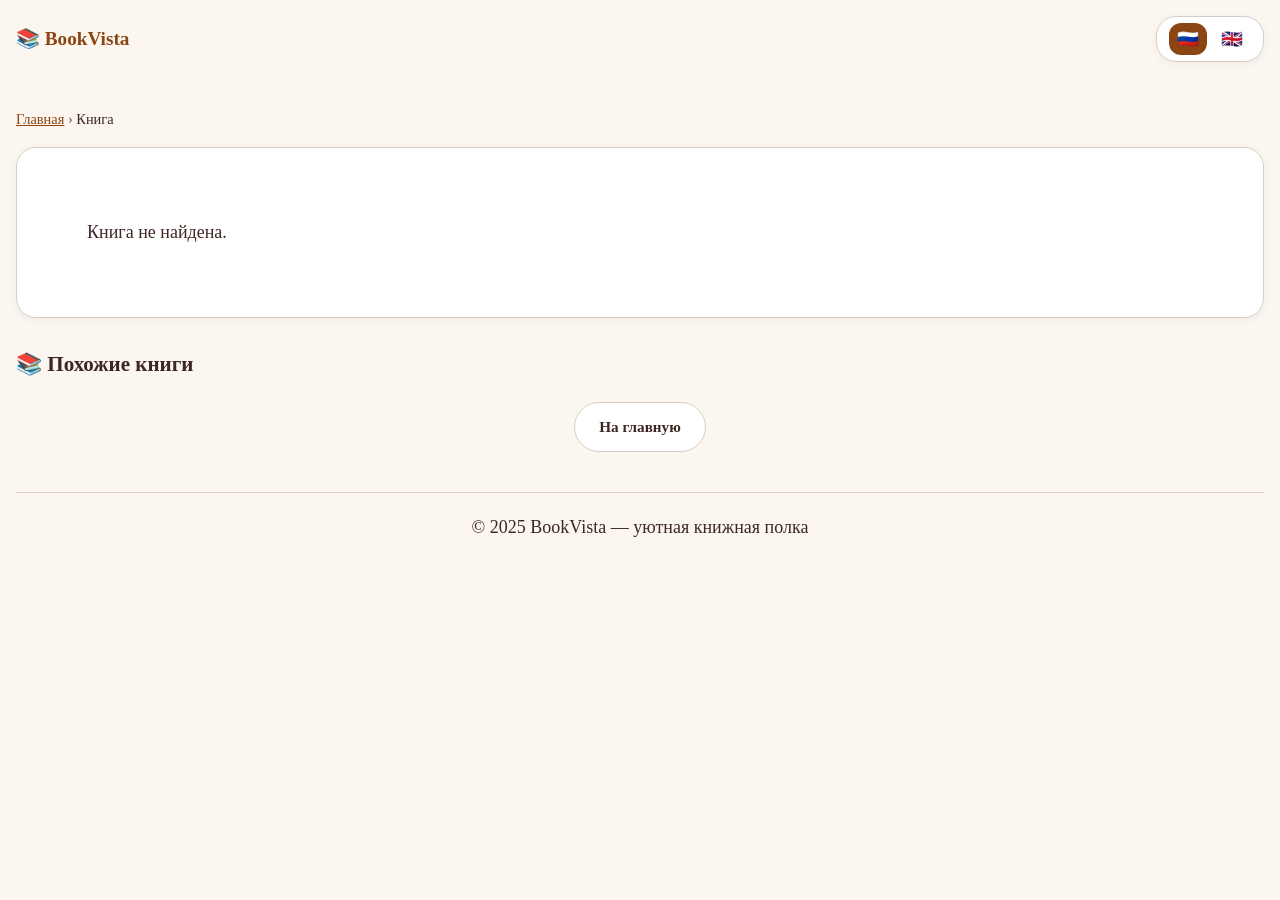
<file: book.html>
<!DOCTYPE html>
<html lang="ru">
<head>
    <meta charset="UTF-8">
    <script>
    (function() {
      const theme = localStorage.getItem('theme') || 'light';
      document.documentElement.className = theme;
      const font = localStorage.getItem('font');
      if (font) document.documentElement.style.setProperty('--font-family', font);
      const fontSize = localStorage.getItem('fontSize');
      if (fontSize) document.documentElement.style.setProperty('--font-size', fontSize + 'px');
      const textColor = localStorage.getItem('textColor');
      if (textColor) document.documentElement.style.setProperty('--text-color', textColor);
    })();
    </script>
    <meta name="viewport" content="width=device-width, initial-scale=1.0, user-scalable=yes">
    <title>Книга — BookVista</title>
    <meta name="description" content="Подробная информация о книге: автор, описание, рейтинг, цена.">
    <meta property="og:title" content="Книга — BookVista">
    <meta property="og:description" content="Автор, описание, рейтинг и где купить.">
    <meta property="og:url" content="https://alex803161.github.io/book-finder/book.html">
    <meta property="og:type" content="book">
    <link rel="canonical" href="https://alex803161.github.io/book-finder/book.html">
    <link rel="icon" href="data:image/svg+xml,<svg xmlns='http://www.w3.org/2000/svg' viewBox='0 0 100 100'><text y='.9em' font-size='90'>📚</text></svg>">
    <link rel="stylesheet" href="style.css">
    <link rel="manifest" href="manifest.json">
    <script src="affiliate-config.js"></script>
    <!-- Google tag (gtag.js) -->
    <script async src="https://www.googletagmanager.com/gtag/js?id=G-B7CEKBWLWV"></script>
    <script>
      window.dataLayer = window.dataLayer || [];
      function gtag(){dataLayer.push(arguments);}
      gtag('js', new Date());
      gtag('config', 'G-B7CEKBWLWV');
    </script>
    <script type="application/ld+json" id="bookJsonLd"></script>
</head>
<body class="light">
<div class="container">
    <div class="top-bar">
        <a href="index.html" style="text-decoration:none;color:var(--accent-color);font-weight:700;font-size:1.2rem;">📚 BookVista</a>
        <div class="lang-switch" id="langSwitch">
            <span class="lang-option active" data-lang="ru">🇷🇺</span>
            <span class="lang-option" data-lang="en">🇬🇧</span>
        </div>
    </div>
    <main style="margin-top:30px;">
        <nav aria-label="Breadcrumb" style="margin-bottom:16px;font-size:0.9rem;color:var(--muted-color);">
            <a href="index.html" style="color:var(--accent-color);">Главная</a> &rsaquo; <span id="breadcrumbTitle">Книга</span>
        </nav>
        <div id="bookDetail" class="book-detail"></div>

        <!-- Встроенный предпросмотр Open Library -->
        <div id="bookPreview" style="display:none; margin-top:30px;">
            <h3>📖 Читать фрагмент</h3>
            <div style="position:relative; width:100%; padding-bottom:75%; border:1px solid var(--border-color); border-radius:12px; overflow:hidden;">
                <iframe id="previewFrame"
                        style="position:absolute; top:0; left:0; width:100%; height:100%; border:none;"
                        allowfullscreen
                        loading="lazy">
                </iframe>
            </div>
            <p style="text-align:center; margin-top:8px;">
                <small style="color:var(--muted-color);">Предоставлено <a href="https://openlibrary.org" target="_blank" rel="noopener">Open Library</a></small>
            </p>
        </div>

        <!-- Похожие книги -->
        <section id="similarBooks" style="margin-top:30px;">
            <h3 data-i18n="similarBooks">📚 Похожие книги</h3>
            <div id="similarGrid" class="books-list"></div>
        </section>

        <!-- Блок пользовательского рейтинга и отзывов -->
        <section id="userRatingsSection" style="margin-top:40px; display:none;">
            <h2 data-i18n="ratingsTitle">⭐ Оцените книгу</h2>
            <div style="margin: 10px 0;">
                <div id="starRating" style="display:flex; gap:4px; font-size:2rem; cursor:pointer;">
                    <span data-star="1">☆</span><span data-star="2">☆</span><span data-star="3">☆</span><span data-star="4">☆</span><span data-star="5">☆</span>
                </div>
                <button id="submitRating" class="btn btn-primary" style="margin-top:10px;" data-i18n="rateBtn">Оценить</button>
                <span id="ratingMsg" style="margin-left:12px; color:var(--accent-color);"></span>
            </div>
            <h3 style="margin-top:30px;" data-i18n="reviewsTitle">💬 Отзывы</h3>
            <div id="reviewsList" style="margin:16px 0;"></div>
            <form id="reviewForm" style="display:flex; flex-direction:column; gap:12px; max-width:500px;">
                <input type="text" id="reviewName" placeholder="Ваше имя" required style="padding:10px; border:1px solid var(--border-color); border-radius:8px; background:var(--card-bg); color:var(--text-color);">
                <textarea id="reviewText" rows="3" placeholder="Напишите отзыв..." required style="padding:10px; border:1px solid var(--border-color); border-radius:8px; background:var(--card-bg); color:var(--text-color);"></textarea>
                <button type="submit" class="btn btn-outline" style="align-self:flex-start;">Отправить отзыв</button>
            </form>
            <p id="reviewMsg" style="margin-top:8px; color:var(--accent-color);"></p>
        </section>

        <div style="text-align:center;margin-top:20px;">
            <a href="index.html" class="btn btn-outline" data-i18n="backToHome">На главную</a>
        </div>
    </main>
    <footer class="site-footer">
        <p data-i18n="footerText">© 2025 BookVista — уютная книжная полка</p>
    </footer>
</div>
<script src="translations.js"></script>
<script>
const STORAGE_KEY='bookvista_';
let currentLang=localStorage.getItem('lang')||'ru';
let book=null;
let userRating = 0;
let currentBookId = null;

function t(key){return translations[currentLang]?.[key]||key;}

function applyLanguage(){
document.documentElement.lang=currentLang;
document.querySelectorAll('[data-i18n]').forEach(el=>{
    if(el.tagName==='INPUT'||el.tagName==='TEXTAREA') return;
    el.textContent=t(el.getAttribute('data-i18n'));
});
document.querySelectorAll('.lang-option').forEach(opt=>opt.classList.toggle('active',opt.dataset.lang===currentLang));
if(book) updateSEOTags();
}

function updateSEOTags(){
if(!book)return;
const title = book.title + ' — ' + t('siteName');
document.title = title;
document.querySelector('meta[name="description"]').setAttribute('content',(book.description||'').slice(0,160));
document.querySelector('meta[property="og:title"]').setAttribute('content',book.title);
document.querySelector('meta[property="og:description"]').setAttribute('content',(book.description||'').slice(0,160));
document.querySelector('meta[property="og:url"]').setAttribute('content',window.location.href);
if(book.cover){
    document.querySelector('meta[property="og:image"]')?.remove();
    const metaImage = document.createElement('meta');
    metaImage.setAttribute('property','og:image');
    metaImage.content = book.cover;
    document.head.appendChild(metaImage);
}
document.getElementById('breadcrumbTitle').textContent = book.title;
const userRatingData = getUserRating();
let finalRating = book.rating;
if (userRatingData && userRatingData.count > 0) {
    finalRating = userRatingData.average.toFixed(1);
}
const ld={
  "@context":"https://schema.org",
  "@type":"Book",
  "name":book.title,
  "author":{ "@type":"Person", "name":book.author },
  "description":book.description,
  "offers":{
    "@type":"Offer",
    "price":0,
    "priceCurrency":"RUB",
    "availability":"https://schema.org/InStock"
  },
  "aggregateRating": finalRating ? {
    "@type":"AggregateRating",
    "ratingValue":finalRating,
    "bestRating":"5",
    "reviewCount": (userRatingData ? userRatingData.count : 0) || 1
  } : undefined,
  "image":book.cover||undefined
};
document.getElementById('bookJsonLd').textContent = JSON.stringify(ld);
}

function getUserRating() {
    if (!currentBookId) return null;
    const data = JSON.parse(localStorage.getItem(STORAGE_KEY + 'rating_' + currentBookId) || 'null');
    if (data && data.count > 0) {
        data.average = data.sum / data.count;
        return data;
    }
    return null;
}
function saveUserRating(ratingValue) {
    if (!currentBookId) return false;
    const key = STORAGE_KEY + 'rating_' + currentBookId;
    let data = JSON.parse(localStorage.getItem(key) || 'null');
    if (!data) data = { sum: 0, count: 0 };
    const voted = localStorage.getItem(STORAGE_KEY + 'voted_' + currentBookId);
    if (voted) return false;
    data.sum += ratingValue;
    data.count += 1;
    localStorage.setItem(key, JSON.stringify(data));
    localStorage.setItem(STORAGE_KEY + 'voted_' + currentBookId, '1');
    return true;
}
function getReviews() {
    if (!currentBookId) return [];
    return JSON.parse(localStorage.getItem(STORAGE_KEY + 'reviews_' + currentBookId) || '[]');
}
function addReview(name, text) {
    const reviews = getReviews();
    reviews.unshift({ name, text, date: new Date().toLocaleString('ru-RU') });
    localStorage.setItem(STORAGE_KEY + 'reviews_' + currentBookId, JSON.stringify(reviews));
}
function renderRatingsAndReviews() {
    const section = document.getElementById('userRatingsSection');
    if (!currentBookId) { section.style.display = 'none'; return; }
    section.style.display = 'block';

    const ratingData = getUserRating();
    const avg = ratingData ? ratingData.average.toFixed(1) : null;
    document.getElementById('starRating').querySelectorAll('span').forEach(span => {
        const star = parseInt(span.dataset.star);
        span.textContent = star <= userRating ? '★' : '☆';
    });
    document.getElementById('ratingMsg').textContent = avg ? `${t('avgRating')}: ${avg} (${ratingData.count})` : '';

    const reviewsList = document.getElementById('reviewsList');
    const reviews = getReviews();
    if (!reviews.length) {
        reviewsList.innerHTML = `<p style="color:var(--muted-color);">${t('noReviews')}</p>`;
    } else {
        reviewsList.innerHTML = reviews.map(r => `
            <div style="background:var(--card-bg); border:1px solid var(--border-color); border-radius:12px; padding:12px; margin-bottom:12px;">
                <strong style="color:var(--accent-color);">${r.name}</strong> <span style="font-size:0.8rem; color:var(--muted-color);">${r.date}</span>
                <p style="margin-top:4px; color:var(--text-color);">${r.text}</p>
            </div>
        `).join('');
    }
}

// Загрузка встроенного предпросмотра Open Library
function loadPreview(workId) {
    const previewDiv = document.getElementById('bookPreview');
    const iframe = document.getElementById('previewFrame');
    if (!workId || !previewDiv || !iframe) return;
    iframe.src = `https://openlibrary.org/works/${workId}/embed/read`;
    previewDiv.style.display = 'block';
}

// Загрузка похожих книг
function loadSimilarBooks(genre, currentId) {
    const container = document.getElementById('similarGrid');
    if (!container) return;
    const allBooks = JSON.parse(localStorage.getItem(STORAGE_KEY + 'all_books') || '[]');
    let similar = allBooks.filter(b => b.genre === genre && b.id !== currentId);
    if (similar.length === 0) {
        fetch(`https://openlibrary.org/search.json?subject=${encodeURIComponent(genre)}&limit=5`)
            .then(r => r.json())
            .then(data => {
                similar = (data.docs || []).map(doc => ({
                    id: doc.key.replace('/works/','') || doc.cover_edition_key,
                    title: doc.title,
                    author: (doc.author_name||[''])[0],
                    cover: doc.cover_i ? `https://covers.openlibrary.org/b/id/${doc.cover_i}-M.jpg` : '',
                    genre: genre
                })).filter(b => b.id !== currentId);
                renderSimilar(similar.slice(0, 4), container);
            })
            .catch(() => { container.innerHTML = '<p style="color:var(--muted-color);">Пока нет рекомендаций.</p>'; });
        return;
    }
    renderSimilar(similar.slice(0, 4), container);
}
function renderSimilar(books, container) {
    if (!books.length) {
        container.innerHTML = '<p style="color:var(--muted-color);">Пока нет похожих книг.</p>';
        return;
    }
    container.innerHTML = books.map(book => `
        <div class="book-card" onclick="window.location.href='book.html?id=${book.id}'">
            <div class="book-cover">
                ${book.cover ? `<img src="${book.cover}" loading="lazy" onerror="this.style.display='none';">` : `<div class="book-cover-placeholder">📖</div>`}
            </div>
            <div class="book-title">${book.title}</div>
            <div class="book-author">${book.author}</div>
        </div>
    `).join('');
}

async function loadBook(){
const params=new URLSearchParams(window.location.search);
const id=params.get('id');
if(!id)return showError();
currentBookId = id;
const directBooks=JSON.parse(localStorage.getItem(STORAGE_KEY+'direct_books')||'[]');
const directBook=directBooks.find(b=>b.id===id);
if(directBook){book=mapDirectBook(directBook);renderBook();renderRatingsAndReviews();loadSimilarBooks(book.genre, id);return;}
try{
const resp=await fetch('https://openlibrary.org/works/'+id+'.json');
if(!resp.ok)throw new Error('Not found');
const data=await resp.json();
book=mapOpenLibraryDetail(data,id);
renderBook();
renderRatingsAndReviews();
loadSimilarBooks(book.genre, id);
loadPreview(id);   // ← встроенный предпросмотр
}catch(e){showError();}
}

function mapOpenLibraryDetail(data,id){
const coverUrl=data.covers?`https://covers.openlibrary.org/b/id/${data.covers[0]}-L.jpg`:'';
let rating = null;
if (data.ratings_average) rating = parseFloat(data.ratings_average).toFixed(1);
const previewLink = data.links?.find(l=>l.type==='access')?.url || `https://openlibrary.org/works/${id}`;
const downloadLink = data.ebooks?.[0]?.download_url || '';
return {
id: id,
title: data.title||'Без названия',
author: (data.authors||[]).map(a=>a.name||'Неизвестен').join(', ')||'Неизвестен',
genre: (data.subjects||[''])[0]||'',
language: (data.languages||[])[0]?.key?.replace('/languages/','')||'ru',
cover: coverUrl,
description: typeof data.description==='string'?data.description:(data.description?.value||'Описание отсутствует.'),
rating: rating,
pages: data.number_of_pages||0,
publisher: (data.publishers||[''])[0]||'',
publishedDate: data.first_publish_date||'',
isbn: (data.isbn_13||[])[0]||(data.isbn_10||[])[0]||'',
price: null,
buyLink: `https://www.litres.ru/search/?q=${encodeURIComponent(data.title)}`,
isFree: false,
previewLink: previewLink,
downloadLink: downloadLink
};
}
function mapDirectBook(d){return{id:d.id,title:d.title,author:d.author,genre:d.genre,language:d.language||'ru',cover:d.cover,description:d.description||'',rating:null,pages:0,publisher:'',publishedDate:'',isbn:'',price:null,buyLink:'#',isFree:false,previewLink:'',downloadLink:''};}
function renderBook(){
const container=document.getElementById('bookDetail');
if(!book)return;
updateSEOTags();
const coverHTML=book.cover
    ? `<img src="${book.cover}" alt="${book.title}" loading="lazy" onerror="this.style.display='none'; this.nextElementSibling.style.display='flex';">`
    : '';
const placeholderHTML=book.cover
    ? `<div class="book-cover-placeholder" style="display:none; position:absolute; top:0; left:0; width:100%; height:100%;">📖</div>`
    : `<div class="book-cover-placeholder" style="position:absolute; top:0; left:0; width:100%; height:100%;">📖</div>`;

// Кнопки действий — теперь с привязкой к встроенному предпросмотру
let actionsHTML = `<div style="display:flex;gap:12px;flex-wrap:wrap;">
    <a href="${getBuyLink(book.title)}" target="_blank" class="btn btn-primary" onclick="gtag('event', 'click', { event_category: 'outbound', event_label: 'buy_button', value: '${book.title}' });">${t('buy')}</a>`;

// Если есть Open Library ID, предлагаем встроенный просмотр
if (book.id && book.id.startsWith('OL') || book.id.match(/^[A-Za-z0-9_-]+$/)) {
    actionsHTML += `<button class="btn btn-outline" onclick="document.getElementById('bookPreview').scrollIntoView({behavior:'smooth'}); gtag('event', 'preview', { event_category: 'engagement', event_label: 'read_preview_inline', value: '${book.title}' });">
        📖 ${t('readPreview')}
    </button>`;
} else if (book.previewLink) {
    // Резервная кнопка — внешний просмотр
    actionsHTML += `<a href="${book.previewLink}" target="_blank" class="btn btn-outline" onclick="gtag('event', 'preview', { event_category: 'engagement', event_label: 'read_preview', value: '${book.title}' });">${t('readPreview')}</a>`;
}

if(book.downloadLink){
    actionsHTML += `<a href="${book.downloadLink}" target="_blank" class="btn btn-outline" onclick="gtag('event', 'download', { event_category: 'engagement', event_label: 'download_fragment', value: '${book.title}' });">${t('downloadFragment')}</a>`;
}
actionsHTML += `<button class="btn btn-outline" onclick="shareBook('wa')">💬 ${t('shareWa')}</button>
    <button class="btn btn-outline" onclick="shareBook('tg')">✈️ ${t('shareTg')}</button>
    <button class="btn btn-outline" onclick="reportBook()">${t('report')}</button>
    </div>`;

const userRatingData = getUserRating();
let displayRating = book.rating;
if (userRatingData && userRatingData.count > 0) {
    displayRating = userRatingData.average.toFixed(1);
}
container.innerHTML='<div class="book-detail-cover" style="position:relative;">'+coverHTML+placeholderHTML+'</div><div class="book-detail-info"><h1>'+book.title+'</h1><div class="book-detail-author">'+book.author+'</div>'+(displayRating?'<p>★ '+displayRating+'</p>':'')+'<p>'+book.description+'</p>'+(book.pages?'<p>📄 '+book.pages+' стр.</p>':'')+(book.publisher?'<p>🏢 '+book.publisher+' ('+book.publishedDate+')</p>':'')+(book.isbn?'<p>🔢 ISBN: '+book.isbn+'</p>':'')+actionsHTML+'</div>';
}
function shareBook(platform){
if(!book)return;
const url=encodeURIComponent(window.location.href);
const text=encodeURIComponent(book.title+' — '+book.author);
if(platform==='wa')window.open('https://wa.me/?text='+text+'%20'+url);
else window.open('https://t.me/share/url?url='+url+'&text='+text);
}
function reportBook(){alert(t('reportSent'));}
function showError(){document.getElementById('bookDetail').innerHTML='<p style="text-align:center;padding:40px;">'+t('bookNotFound')+'</p>';}

document.addEventListener('DOMContentLoaded',()=>{
applyLanguage();
loadBook();

document.querySelectorAll('.lang-option').forEach(opt=>{opt.addEventListener('click',()=>{currentLang=opt.dataset.lang;localStorage.setItem('lang',currentLang);applyLanguage();});});

const stars = document.querySelectorAll('#starRating span');
stars.forEach(star => {
    star.addEventListener('click', () => {
        userRating = parseInt(star.dataset.star);
        renderRatingsAndReviews();
    });
});
document.getElementById('submitRating').addEventListener('click', () => {
    if (userRating === 0) return;
    const success = saveUserRating(userRating);
    if (success) {
        gtag('event', 'rate_book', { event_category: 'engagement', event_label: book.title, value: userRating });
        document.getElementById('ratingMsg').textContent = t('thanksRating');
        renderRatingsAndReviews();
        updateSEOTags();
        renderBook();
    } else {
        document.getElementById('ratingMsg').textContent = t('alreadyVoted');
    }
});

document.getElementById('reviewForm').addEventListener('submit', function(e) {
    e.preventDefault();
    const name = document.getElementById('reviewName').value.trim();
    const text = document.getElementById('reviewText').value.trim();
    if (!name || !text) return;
    addReview(name, text);
    gtag('event', 'add_review', { event_category: 'engagement', event_label: book.title });
    document.getElementById('reviewForm').reset();
    document.getElementById('reviewMsg').textContent = t('reviewAdded');
    setTimeout(() => document.getElementById('reviewMsg').textContent = '', 3000);
    renderRatingsAndReviews();
});
});
</script>
<script>
if ('serviceWorker' in navigator) {
  window.addEventListener('load', () => {
    navigator.serviceWorker.register('/book-finder/sw.js')
      .then(reg => console.log('SW registered'))
      .catch(err => console.log('SW fail', err));
  });
}
</script>
</body>
</html>
</file>
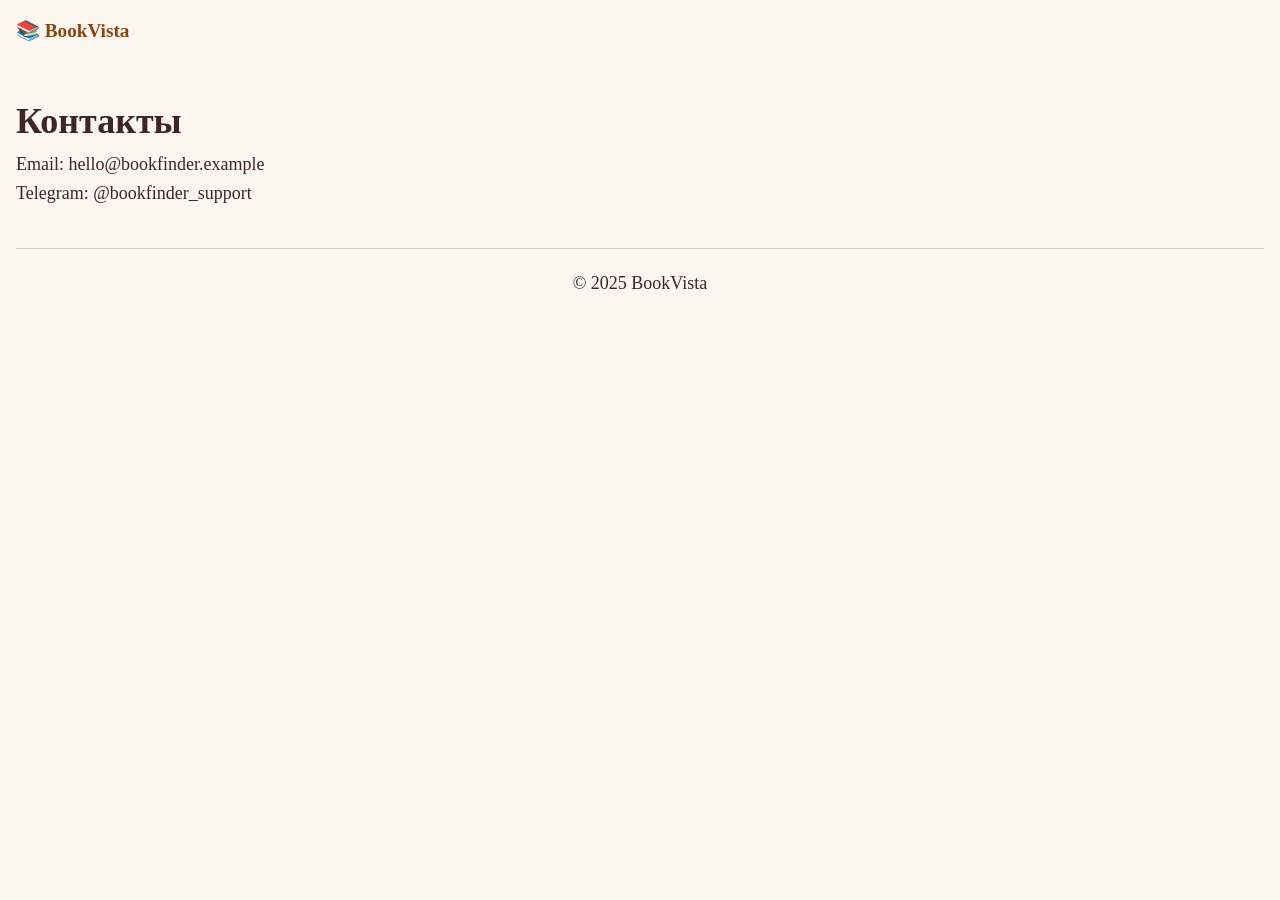
<file: contacts.html>
<!DOCTYPE html>
<html lang="ru">
<head>
    <meta charset="UTF-8">
    <script>
    (function() {
      const theme = localStorage.getItem('theme') || 'light';
      document.documentElement.className = theme;
      const font = localStorage.getItem('font');
      if (font) document.documentElement.style.setProperty('--font-family', font);
      const fontSize = localStorage.getItem('fontSize');
      if (fontSize) document.documentElement.style.setProperty('--font-size', fontSize + 'px');
      const textColor = localStorage.getItem('textColor');
      if (textColor) document.documentElement.style.setProperty('--text-color', textColor);
    })();
    </script>
    <meta name="viewport" content="width=device-width, initial-scale=1.0">
    <title>Контакты — BookVista</title>
    <link rel="icon" href="data:image/svg+xml,<svg xmlns='http://www.w3.org/2000/svg' viewBox='0 0 100 100'><text y='.9em' font-size='90'>📚</text></svg>">
    <link rel="stylesheet" href="style.css">
</head>
<body class="light">
<div class="container">
    <div class="top-bar">
        <a href="index.html" style="text-decoration:none;color:var(--accent-color);font-weight:700;font-size:1.2rem;">📚 BookVista</a>
    </div>
    <main style="margin-top:30px;">
        <h1>Контакты</h1>
        <p>Email: hello@bookfinder.example</p>
        <p>Telegram: @bookfinder_support</p>
    </main>
    <footer class="site-footer">
        <p>© 2025 BookVista</p>
    </footer>
</div>
<!-- Google tag (gtag.js) -->
<script async src="https://www.googletagmanager.com/gtag/js?id=G-B7CEKBWLWV"></script>
<script>
  window.dataLayer = window.dataLayer || [];
  function gtag(){dataLayer.push(arguments);}
  gtag('js', new Date());
  gtag('config', 'G-B7CEKBWLWV');
</script>
</body>
</html>
</file>
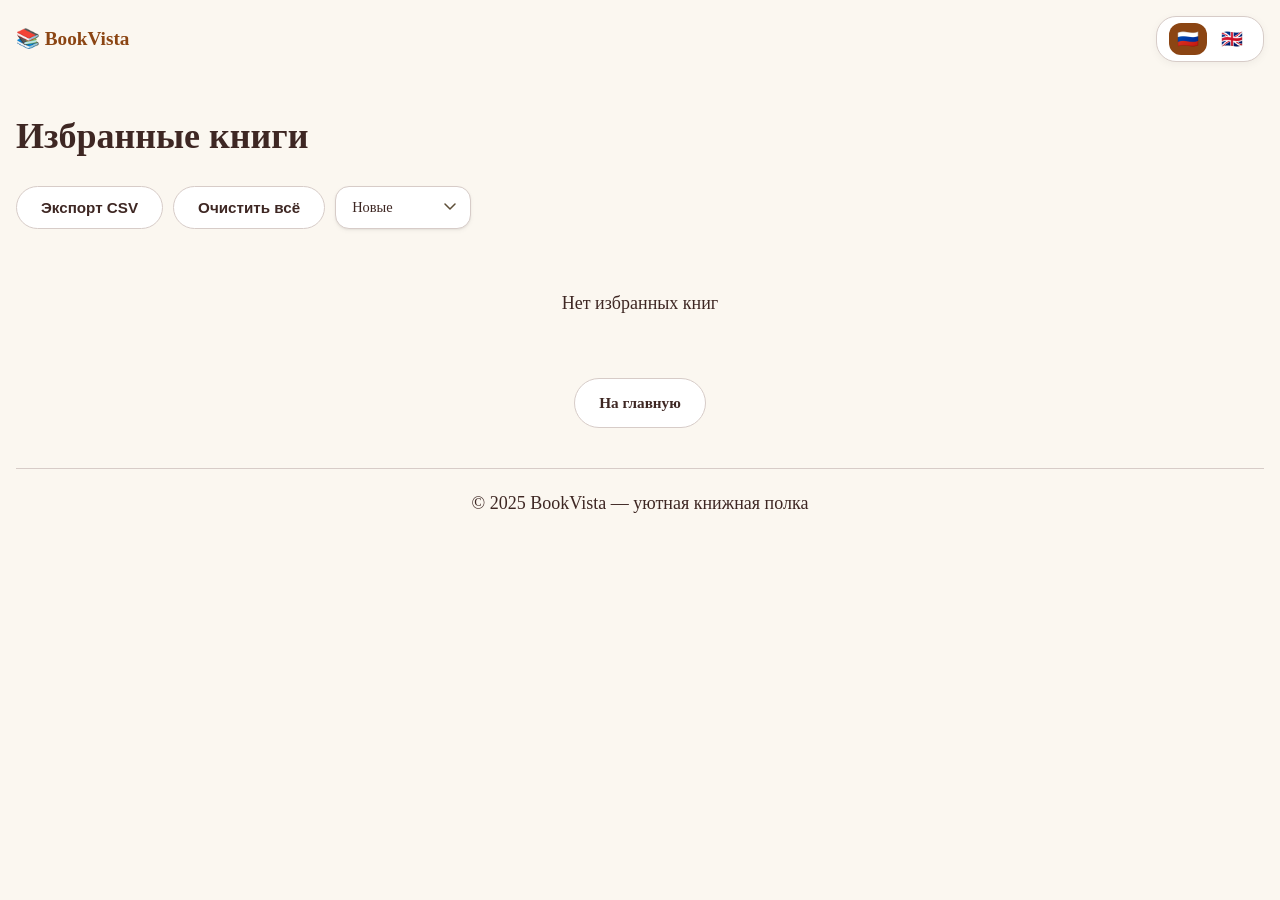
<file: favorites.html>
<!DOCTYPE html>
<html lang="ru">
<head>
    <meta charset="UTF-8">
    <script>
    (function() {
      const theme = localStorage.getItem('theme') || 'light';
      document.documentElement.className = theme;
      const font = localStorage.getItem('font');
      if (font) document.documentElement.style.setProperty('--font-family', font);
      const fontSize = localStorage.getItem('fontSize');
      if (fontSize) document.documentElement.style.setProperty('--font-size', fontSize + 'px');
      const textColor = localStorage.getItem('textColor');
      if (textColor) document.documentElement.style.setProperty('--text-color', textColor);
    })();
    </script>
    <meta name="viewport" content="width=device-width, initial-scale=1.0, user-scalable=yes">
    <title>Избранное — BookVista</title>
    <meta name="description" content="Ваши избранные книги">
    <link rel="canonical" href="https://alex803161.github.io/book-finder/favorites.html">
    <link rel="icon" href="data:image/svg+xml,<svg xmlns='http://www.w3.org/2000/svg' viewBox='0 0 100 100'><text y='.9em' font-size='90'>📚</text></svg>">
    <link rel="stylesheet" href="style.css">
    <link rel="manifest" href="manifest.json">
    <!-- Google tag (gtag.js) -->
    <script async src="https://www.googletagmanager.com/gtag/js?id=G-B7CEKBWLWV"></script>
    <script>
      window.dataLayer = window.dataLayer || [];
      function gtag(){dataLayer.push(arguments);}
      gtag('js', new Date());
      gtag('config', 'G-B7CEKBWLWV');
    </script>
</head>
<body class="light">
<div class="container">
    <div class="top-bar">
        <a href="index.html" style="text-decoration:none;color:var(--accent-color);font-weight:700;font-size:1.2rem;">📚 BookVista</a>
        <div class="lang-switch" id="langSwitch">
            <span class="lang-option active" data-lang="ru">🇷🇺</span>
            <span class="lang-option" data-lang="en">🇬🇧</span>
        </div>
    </div>
    <main style="margin-top:30px;">
        <h1 data-i18n="titleFav" style="margin-bottom:20px;">Избранные книги</h1>
        <div style="display:flex;gap:10px;flex-wrap:wrap;margin-bottom:20px;">
            <button class="btn btn-outline" id="exportBtn" data-i18n="exportCsv">Экспорт CSV</button>
            <button class="btn btn-outline" id="clearBtn" data-i18n="clearAll">Очистить всё</button>
            <select id="sortSelect" class="filter-select" style="width:auto;">
                <option value="new" data-i18n="sortNew">Новые</option>
                <option value="rating" data-i18n="sortRating">По рейтингу</option>
                <option value="price" data-i18n="sortPrice">По цене</option>
            </select>
        </div>
        <div id="favGrid" class="books-list"></div>
        <div style="text-align:center;margin-top:20px;">
            <a href="index.html" class="btn btn-outline" data-i18n="backToHome">На главную</a>
        </div>
    </main>
    <footer class="site-footer">
        <p data-i18n="footerText">© 2025 BookVista — уютная книжная полка</p>
    </footer>
</div>
<script src="translations.js"></script>
<script>
const STORAGE_KEY='bookvista_';
let currentLang=localStorage.getItem('lang')||'ru';
function t(k){return translations[currentLang]?.[k]||k;}
function applyLanguage(){
document.documentElement.lang=currentLang;
document.querySelectorAll('[data-i18n]').forEach(el=>{if(el.tagName==='OPTION')el.textContent=t(el.getAttribute('data-i18n'));else el.textContent=t(el.getAttribute('data-i18n'));});
document.querySelectorAll('.lang-option').forEach(opt=>opt.classList.toggle('active',opt.dataset.lang===currentLang));
renderFavorites(document.getElementById('sortSelect').value);
}
function renderFavorites(sort='new'){
const favs=JSON.parse(localStorage.getItem(STORAGE_KEY+'fav')||'[]');
if(sort==='rating')favs.sort((a,b)=>(b.rating||0)-(a.rating||0));
else if(sort==='price')favs.sort((a,b)=>(a.price||0)-(b.price||0));
const grid=document.getElementById('favGrid');
if(!favs.length){grid.innerHTML='<p style="grid-column:1/-1;text-align:center;padding:40px;">Нет избранных книг</p>';return;}
grid.innerHTML=favs.map(book=>'<div class="book-card"><div class="book-cover">📚</div><div class="book-title">'+book.title+'</div><div class="book-author">'+book.author+'</div>'+(book.rating?'<div style="font-size:0.85rem;">★ '+book.rating+'</div>':'')+'<div class="book-actions" style="margin-top:8px;"><button class="save-btn saved" onclick="removeFavorite(\''+book.id+'\')">❤️</button></div></div>').join('');
}
function removeFavorite(id){
    const favs=JSON.parse(localStorage.getItem(STORAGE_KEY+'fav')||'[]');
    const book = favs.find(f=>f.id===id);
    if(book) {
        gtag('event', 'remove_from_favorites', { event_category: 'engagement', event_label: book.title });
    }
    localStorage.setItem(STORAGE_KEY+'fav',JSON.stringify(favs.filter(f=>f.id!==id)));
    renderFavorites(document.getElementById('sortSelect').value);
}
function exportCSV(){
const favs=JSON.parse(localStorage.getItem(STORAGE_KEY+'fav')||'[]');
const csv='Название,Автор,Рейтинг,Цена\n'+favs.map(f=>'"'+f.title+'","'+f.author+'",'+(f.rating||0)+','+(f.price||0)).join('\n');
const blob=new Blob(['\uFEFF'+csv],{type:'text/csv;charset=utf-8;'});
const a=document.createElement('a');a.href=URL.createObjectURL(blob);a.download='favorites.csv';a.click();
}
document.addEventListener('DOMContentLoaded',()=>{
applyLanguage();
document.getElementById('sortSelect').addEventListener('change',e=>renderFavorites(e.target.value));
document.getElementById('exportBtn').addEventListener('click',exportCSV);
document.getElementById('clearBtn').addEventListener('click',()=>{if(confirm('Очистить избранное?')){localStorage.removeItem(STORAGE_KEY+'fav');renderFavorites();}});
document.querySelectorAll('.lang-option').forEach(opt=>{opt.addEventListener('click',()=>{currentLang=opt.dataset.lang;localStorage.setItem('lang',currentLang);applyLanguage();});});
});
</script>
<script>
if ('serviceWorker' in navigator) {
  window.addEventListener('load', () => {
    navigator.serviceWorker.register('/book-finder/sw.js')
      .then(reg => console.log('SW registered'))
      .catch(err => console.log('SW fail', err));
  });
}
</script>
</body>
</html>
</file>
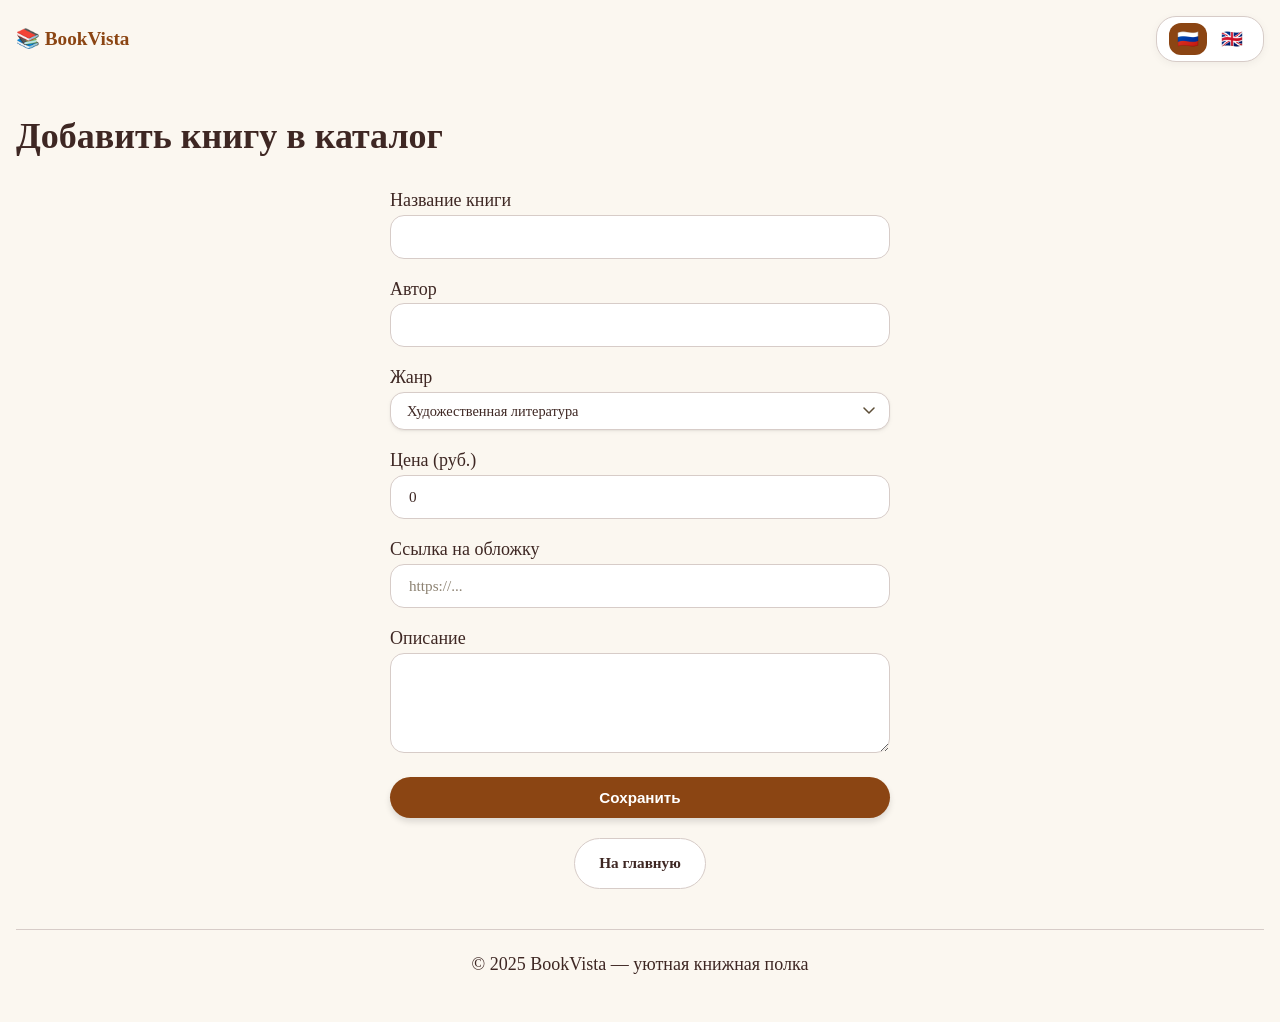
<file: post-book.html>
<!DOCTYPE html>
<html lang="ru">
<head>
    <meta charset="UTF-8">
    <script>
    (function() {
      const theme = localStorage.getItem('theme') || 'light';
      document.documentElement.className = theme;
      const font = localStorage.getItem('font');
      if (font) document.documentElement.style.setProperty('--font-family', font);
      const fontSize = localStorage.getItem('fontSize');
      if (fontSize) document.documentElement.style.setProperty('--font-size', fontSize + 'px');
      const textColor = localStorage.getItem('textColor');
      if (textColor) document.documentElement.style.setProperty('--text-color', textColor);
    })();
    </script>
    <meta name="viewport" content="width=device-width, initial-scale=1.0, user-scalable=yes">
    <title>Добавить книгу — BookVista</title>
    <meta name="description" content="Добавьте свою книгу в каталог BookVista">
    <link rel="canonical" href="https://alex803161.github.io/book-finder/post-book.html">
    <link rel="icon" href="data:image/svg+xml,<svg xmlns='http://www.w3.org/2000/svg' viewBox='0 0 100 100'><text y='.9em' font-size='90'>📚</text></svg>">
    <link rel="stylesheet" href="style.css">
    <link rel="manifest" href="manifest.json">
    <!-- Google tag (gtag.js) -->
    <script async src="https://www.googletagmanager.com/gtag/js?id=G-B7CEKBWLWV"></script>
    <script>
      window.dataLayer = window.dataLayer || [];
      function gtag(){dataLayer.push(arguments);}
      gtag('js', new Date());
      gtag('config', 'G-B7CEKBWLWV');
    </script>
</head>
<body class="light">
<div class="container">
    <div class="top-bar">
        <a href="index.html" style="text-decoration:none;color:var(--accent-color);font-weight:700;font-size:1.2rem;">📚 BookVista</a>
        <div class="lang-switch" id="langSwitch">
            <span class="lang-option active" data-lang="ru">🇷🇺</span>
            <span class="lang-option" data-lang="en">🇬🇧</span>
        </div>
    </div>
    <main style="margin-top:30px;">
        <h1 data-i18n="addBookTitle" style="margin-bottom:20px;">Добавить книгу в каталог</h1>
        <form id="addBookForm" style="max-width:500px; margin:0 auto; display:flex; flex-direction:column; gap:16px;">
            <div>
                <label data-i18n="bookTitleLabel">Название книги</label>
                <input type="text" id="bookTitle" required>
            </div>
            <div>
                <label data-i18n="authorLabel">Автор</label>
                <input type="text" id="bookAuthor" required>
            </div>
            <div>
                <label data-i18n="genreLabel">Жанр</label>
                <select id="bookGenre" class="filter-select">
                    <option value="fiction">Художественная литература</option>
                    <option value="nonfiction">Документальная проза</option>
                    <option value="science">Наука и технологии</option>
                    <option value="fantasy">Фэнтези</option>
                    <option value="mystery">Детективы и триллеры</option>
                    <option value="romance">Любовные романы</option>
                    <option value="horror">Ужасы и мистика</option>
                    <option value="poetry">Поэзия</option>
                    <option value="children">Детская литература</option>
                    <option value="other">Другое</option>
                </select>
            </div>
            <div>
                <label data-i18n="priceLabel">Цена (руб.)</label>
                <input type="number" id="bookPrice" min="0" step="0.01" value="0">
            </div>
            <div>
                <label data-i18n="coverUrlLabel">Ссылка на обложку</label>
                <input type="url" id="bookCover" placeholder="https://...">
            </div>
            <div>
                <label data-i18n="descriptionLabel">Описание</label>
                <textarea id="bookDescription" rows="4"></textarea>
            </div>
            <button type="submit" class="btn btn-primary" data-i18n="saveBtn">Сохранить</button>
        </form>
        <p id="postMsg" style="text-align:center; margin-top:16px; color:var(--accent-color);"></p>
        <div style="text-align:center;margin-top:20px;">
            <a href="index.html" class="btn btn-outline" data-i18n="backToHome">На главную</a>
        </div>
    </main>
    <footer class="site-footer">
        <p data-i18n="footerText">© 2025 BookVista — уютная книжная полка</p>
    </footer>
</div>
<script src="translations.js"></script>
<script>
const STORAGE_KEY = 'bookvista_';
let currentLang = localStorage.getItem('lang') || 'ru';
function t(key) { return translations[currentLang]?.[key] || key; }
function applyLanguage() {
    document.documentElement.lang = currentLang;
    document.querySelectorAll('[data-i18n]').forEach(el => {
        if (el.tagName === 'INPUT' || el.tagName === 'TEXTAREA') return;
        el.textContent = t(el.getAttribute('data-i18n'));
    });
    document.querySelectorAll('.lang-option').forEach(opt => opt.classList.toggle('active', opt.dataset.lang === currentLang));
}

document.addEventListener('DOMContentLoaded', () => {
    applyLanguage();
    document.querySelectorAll('.lang-option').forEach(opt => {
        opt.addEventListener('click', () => {
            currentLang = opt.dataset.lang;
            localStorage.setItem('lang', currentLang);
            applyLanguage();
        });
    });

    document.getElementById('addBookForm').addEventListener('submit', function(e) {
        e.preventDefault();
        const title = document.getElementById('bookTitle').value.trim();
        const author = document.getElementById('bookAuthor').value.trim();
        const genre = document.getElementById('bookGenre').value;
        const price = parseFloat(document.getElementById('bookPrice').value) || 0;
        const cover = document.getElementById('bookCover').value.trim();
        const description = document.getElementById('bookDescription').value.trim();

        if (!title || !author) {
            document.getElementById('postMsg').textContent = 'Название и автор обязательны';
            return;
        }

        const newBook = {
            id: 'user_' + Date.now(),
            title,
            author,
            genre,
            price,
            cover,
            description,
            addedAt: new Date().toISOString()
        };

        const directBooks = JSON.parse(localStorage.getItem(STORAGE_KEY + 'direct_books') || '[]');
        directBooks.push(newBook);
        localStorage.setItem(STORAGE_KEY + 'direct_books', JSON.stringify(directBooks));

        document.getElementById('postMsg').textContent = t('saveBtn') + '! Книга добавлена.';
        this.reset();
        gtag('event', 'add_book', { event_category: 'engagement', event_label: title });
        setTimeout(() => { document.getElementById('postMsg').textContent = ''; }, 3000);
    });
});
</script>
<script>
if ('serviceWorker' in navigator) {
  window.addEventListener('load', () => {
    navigator.serviceWorker.register('/book-finder/sw.js')
      .then(reg => console.log('SW registered'))
      .catch(err => console.log('SW fail', err));
  });
}
</script>
</body>
</html>
</file>
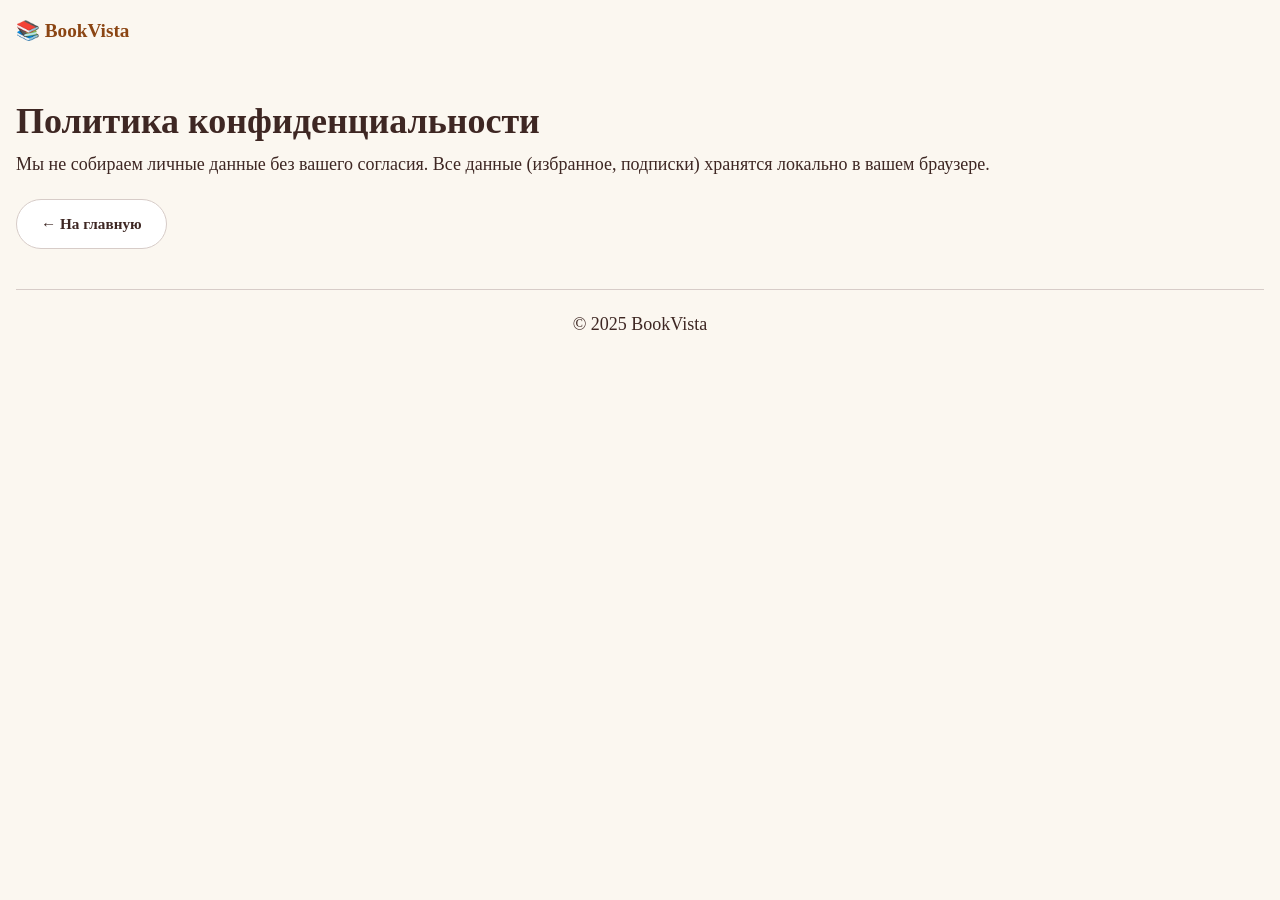
<file: privacy.html>
<!DOCTYPE html>
<html lang="ru">
<head>
    <meta charset="UTF-8">
    <script>
    (function() {
      const theme = localStorage.getItem('theme') || 'light';
      document.documentElement.className = theme;
      const font = localStorage.getItem('font');
      if (font) document.documentElement.style.setProperty('--font-family', font);
      const fontSize = localStorage.getItem('fontSize');
      if (fontSize) document.documentElement.style.setProperty('--font-size', fontSize + 'px');
      const textColor = localStorage.getItem('textColor');
      if (textColor) document.documentElement.style.setProperty('--text-color', textColor);
    })();
    </script>
    <meta name="viewport" content="width=device-width, initial-scale=1.0">
    <title>Политика конфиденциальности — BookVista</title>
    <link rel="icon" href="data:image/svg+xml,<svg xmlns='http://www.w3.org/2000/svg' viewBox='0 0 100 100'><text y='.9em' font-size='90'>📚</text></svg>">
    <link rel="stylesheet" href="style.css">
</head>
<body class="light">
<div class="container">
    <div class="top-bar">
        <a href="index.html" style="text-decoration:none;color:var(--accent-color);font-weight:700;font-size:1.2rem;">📚 BookVista</a>
    </div>
    <main style="margin-top:30px;">
        <h1>Политика конфиденциальности</h1>
        <p>Мы не собираем личные данные без вашего согласия. Все данные (избранное, подписки) хранятся локально в вашем браузере.</p>
        <p style="margin-top:20px;"><a href="index.html" class="btn btn-outline">← На главную</a></p>
    </main>
    <footer class="site-footer">
        <p>© 2025 BookVista</p>
    </footer>
</div>
<!-- Google tag (gtag.js) -->
<script async src="https://www.googletagmanager.com/gtag/js?id=G-B7CEKBWLWV"></script>
<script>
  window.dataLayer = window.dataLayer || [];
  function gtag(){dataLayer.push(arguments);}
  gtag('js', new Date());
  gtag('config', 'G-B7CEKBWLWV');
</script>
<script>
if ('serviceWorker' in navigator) {
  window.addEventListener('load', () => {
    navigator.serviceWorker.register('/book-finder/sw.js')
      .then(reg => console.log('SW registered'))
      .catch(err => console.log('SW fail', err));
  });
}
</script>
</body>
</html>
</file>
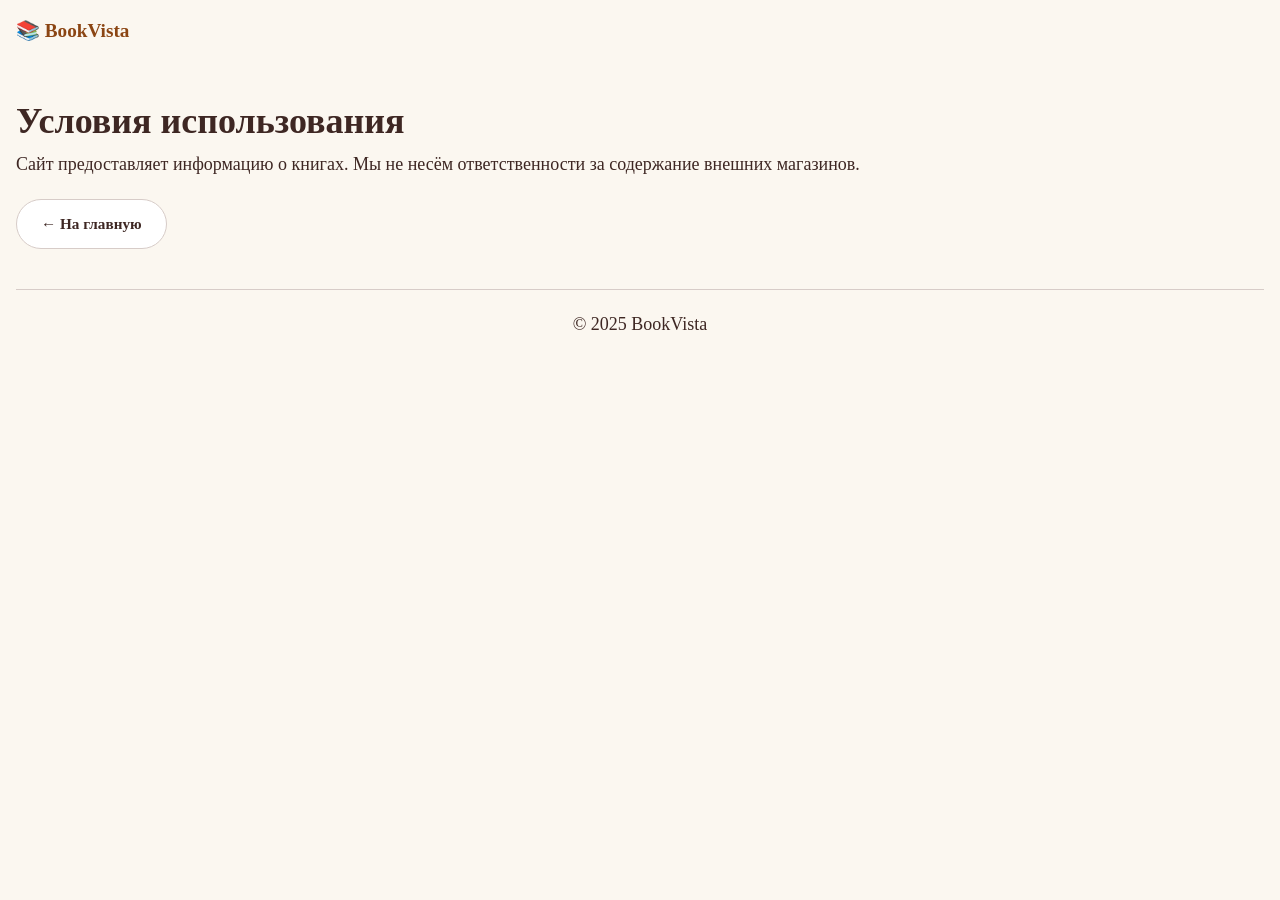
<file: terms.html>
<!DOCTYPE html>
<html lang="ru">
<head>
    <meta charset="UTF-8">
    <script>
    (function() {
      const theme = localStorage.getItem('theme') || 'light';
      document.documentElement.className = theme;
      const font = localStorage.getItem('font');
      if (font) document.documentElement.style.setProperty('--font-family', font);
      const fontSize = localStorage.getItem('fontSize');
      if (fontSize) document.documentElement.style.setProperty('--font-size', fontSize + 'px');
      const textColor = localStorage.getItem('textColor');
      if (textColor) document.documentElement.style.setProperty('--text-color', textColor);
    })();
    </script>
    <meta name="viewport" content="width=device-width, initial-scale=1.0">
    <title>Условия использования — BookVista</title>
    <link rel="icon" href="data:image/svg+xml,<svg xmlns='http://www.w3.org/2000/svg' viewBox='0 0 100 100'><text y='.9em' font-size='90'>📚</text></svg>">
    <link rel="stylesheet" href="style.css">
</head>
<body class="light">
<div class="container">
    <div class="top-bar">
        <a href="index.html" style="text-decoration:none;color:var(--accent-color);font-weight:700;font-size:1.2rem;">📚 BookVista</a>
    </div>
    <main style="margin-top:30px;">
        <h1>Условия использования</h1>
        <p>Сайт предоставляет информацию о книгах. Мы не несём ответственности за содержание внешних магазинов.</p>
        <p style="margin-top:20px;"><a href="index.html" class="btn btn-outline">← На главную</a></p>
    </main>
    <footer class="site-footer">
        <p>© 2025 BookVista</p>
    </footer>
</div>
<!-- Google tag (gtag.js) -->
<script async src="https://www.googletagmanager.com/gtag/js?id=G-B7CEKBWLWV"></script>
<script>
  window.dataLayer = window.dataLayer || [];
  function gtag(){dataLayer.push(arguments);}
  gtag('js', new Date());
  gtag('config', 'G-B7CEKBWLWV');
</script>
<script>
if ('serviceWorker' in navigator) {
  window.addEventListener('load', () => {
    navigator.serviceWorker.register('/book-finder/sw.js')
      .then(reg => console.log('SW registered'))
      .catch(err => console.log('SW fail', err));
  });
}
</script>
</body>
</html>
</file>
<file: style.css>
:root {
  --bg-color: #FBF7F0;
  --card-bg: #FFFFFF;
  --text-color: #3E2723;
  --muted-color: #5D4E37;
  --border-color: #D7CCC8;
  --accent-color: #8B4513;
  --accent-hover: #6D3A0A;
  --card-shadow: 0 2px 8px rgba(0,0,0,0.05);
  --font-family: 'PT Serif', Georgia, 'Times New Roman', serif;
  --font-size: 18px;
  --transition: 0.2s;
  --container-padding: 16px;
  --text-shadow-light: none; /* убрано, чтобы не размывало */
}
html.dark {
  --bg-color: #1E1B18;
  --card-bg: #2A2622;
  --text-color: #FFFFFF;          /* яркий белый */
  --muted-color: #D0D0D0;         /* светло-серый */
  --border-color: #4A4238;
  --accent-color: #D4A580;
  --accent-hover: #E0B890;
  --card-shadow: 0 2px 8px rgba(0,0,0,0.5);
  --text-shadow-light: none;
}
* { margin: 0; padding: 0; box-sizing: border-box; }
html, body { overflow-x: hidden; width: 100%; }
body {
  background: var(--bg-color);
  color: var(--text-color);
  font-family: var(--font-family);
  font-size: var(--font-size);
  line-height: 1.6;
  padding: 0 var(--container-padding) 24px;
  display: flex;
  flex-direction: column;
  min-height: 100vh;
  transition: background var(--transition), color var(--transition), font-family var(--transition), font-size var(--transition);
}
.container { max-width: 1280px; margin: 0 auto; width: 100%; flex: 1; }
.top-bar { display: flex; justify-content: space-between; align-items: center; padding: 16px 0; position: relative; }
.settings-panel { position: relative; z-index: 200; }
.settings-icon {
  background: var(--card-bg); border: 1px solid var(--border-color);
  border-radius: 50%; width: 44px; height: 44px;
  display: flex; align-items: center; justify-content: center;
  cursor: pointer; box-shadow: var(--card-shadow);
  font-size: 1.2rem; color: var(--text-color);
  transition: background var(--transition), transform 0.2s;
}
.settings-icon:hover { transform: scale(1.05); }
.settings-dropdown {
  position: absolute; left: 0; top: 52px;
  background: var(--card-bg); border: 1px solid var(--border-color);
  border-radius: 16px; padding: 20px; width: 280px;
  box-shadow: 0 10px 25px rgba(0,0,0,0.15);
  display: none; flex-direction: column; gap: 16px; z-index: 300;
}
.settings-dropdown.show { display: flex; }
.setting-group { display: flex; flex-direction: column; gap: 6px; }
.setting-group label { font-size: 0.85rem; font-weight: 600; color: var(--muted-color); }
select, input[type="range"] { width: 100%; }
.btn-close-settings {
  align-self: flex-end; background: none;
  border: 1px solid var(--border-color); border-radius: 50%;
  width: 28px; height: 28px; display: flex;
  align-items: center; justify-content: center;
  cursor: pointer; color: #1a1a1a;
  font-weight: 900;
  transition: all 0.2s;
}
.book-card .btn-close-settings,
#savedSearchesList .btn-close-settings {
  color: #1a1a1a;
  font-weight: 900;
}
html.dark .book-card .btn-close-settings,
html.dark #savedSearchesList .btn-close-settings {
  color: #FFFFFF;
  border-color: #777;
  background: rgba(0,0,0,0.5);
}
html.dark .book-card .btn-close-settings:hover,
html.dark #savedSearchesList .btn-close-settings:hover {
  background: rgba(255,255,255,0.25);
  border-color: #FFF;
}
.theme-toggle { display: flex; align-items: center; gap: 8px; }
.theme-btn {
  padding: 6px 14px; border-radius: 20px;
  font-size: 0.85rem; font-weight: 600; cursor: pointer;
  background: var(--card-bg); border: 1px solid var(--border-color);
  color: var(--text-color);
}
.theme-btn.active { background: var(--accent-color); color: white; border-color: var(--accent-color); }
.color-preset { display: flex; gap: 8px; }
.color-dot { width: 24px; height: 24px; border-radius: 50%; cursor: pointer; border: 2px solid transparent; }
.color-dot.active { border-color: var(--accent-color); }
#fontSizeValue { font-size: 0.85rem; color: var(--muted-color); margin-left: 8px; }
.lang-switch { display: flex; gap: 6px; align-items: center; background: var(--card-bg); border: 1px solid var(--border-color); border-radius: 20px; padding: 6px 12px; box-shadow: var(--card-shadow); font-size: 1.1rem; cursor: pointer; z-index: 150; }
.lang-option { padding: 2px 8px; border-radius: 12px; cursor: pointer; color: var(--text-color); transition: background 0.2s, color 0.2s; }
.lang-option.active { background: var(--accent-color); color: white; font-weight: 600; }
html.dark .lang-option {
  color: #FFFFFF;
}
html.dark .lang-option.active {
  background: #D4A580;
  color: white;
}
.header { text-align: center; margin: 10px 0 30px; padding: 10px 0; }
/* Логотип – оставляем градиент, но без лишних теней */
.logo-text {
  font-size: clamp(2.5rem, 6vw, 4rem); font-weight: 900; letter-spacing: 0.5px;
  background: linear-gradient(135deg, var(--accent-color), #a78bfa);
  background-clip: text; -webkit-background-clip: text; color: transparent;
  filter: drop-shadow(0 2px 2px rgba(0,0,0,0.15));
  text-shadow: 0 1px 0 rgba(255,255,255,0.3), 0 2px 4px rgba(0,0,0,0.2), 0 4px 8px rgba(0,0,0,0.1), 0 8px 16px rgba(0,0,0,0.05);
  display: inline-block; transition: text-shadow 0.3s;
}
html.dark .logo-text {
  filter: drop-shadow(0 2px 2px rgba(0,0,0,0.3));
  text-shadow: 0 1px 0 rgba(255,255,255,0.2), 0 2px 4px rgba(0,0,0,0.4), 0 4px 8px rgba(0,0,0,0.3), 0 8px 16px rgba(0,0,0,0.2);
}
.page-title {
  font-size: clamp(1.3rem, 3.5vw, 1.7rem); font-weight: 400; margin: 18px 0 6px;
  color: var(--muted-color); letter-spacing: 0.3px; font-style: italic;
  transition: color 0.3s;
}
html.dark .page-title { color: #E0D5C0; }

.search-section { background: var(--card-bg); border-radius: 20px; padding: 20px; box-shadow: var(--card-shadow); margin-bottom: 24px; border: 1px solid var(--border-color); }
.search-row { display: flex; gap: 8px; margin-bottom: 16px; align-items: center; flex-wrap: nowrap; }
.search-input {
  flex: 1; min-width: 0; padding: 14px 18px; font-size: 1rem;
  border: 1px solid var(--border-color); border-radius: 40px; outline: none;
  background: var(--bg-color); color: var(--text-color);
  box-shadow: inset 0 2px 5px rgba(0,0,0,0.08), inset 0 -1px 2px rgba(255,255,255,0.3), 0 2px 4px rgba(0,0,0,0.04);
  transition: box-shadow 0.3s, border-color 0.3s;
}
.search-input::placeholder { color: var(--muted-color); opacity: 0.7; }
.search-input:focus {
  border-color: var(--accent-color);
  box-shadow: inset 0 2px 6px rgba(0,0,0,0.12), inset 0 -1px 3px rgba(255,255,255,0.4), 0 0 0 3px rgba(139,69,19,0.15), 0 4px 8px rgba(0,0,0,0.06);
}
html.dark .search-input { background: #252220; box-shadow: inset 0 2px 6px rgba(0,0,0,0.5), inset 0 -1px 2px rgba(255,255,255,0.05), 0 2px 4px rgba(0,0,0,0.3); color: #FFFFFF; }
html.dark .search-input::placeholder { color: #9A8E7A; opacity: 0.8; }
html.dark .search-input:focus { box-shadow: inset 0 2px 8px rgba(0,0,0,0.6), inset 0 -1px 3px rgba(255,255,255,0.08), 0 0 0 3px rgba(212,165,128,0.25), 0 4px 8px rgba(0,0,0,0.4); }
.search-btn {
  background: var(--accent-color); color: white; border: none;
  padding: 0 20px; border-radius: 40px; font-weight: 600; font-size: 0.95rem;
  cursor: pointer; height: 50px; display: inline-flex; align-items: center; gap: 6px;
  transition: background 0.2s, box-shadow 0.2s; white-space: nowrap; flex-shrink: 0;
  box-shadow: 0 4px 6px rgba(0,0,0,0.12), 0 2px 3px rgba(0,0,0,0.08);
}
.search-btn:hover { background: var(--accent-hover); box-shadow: 0 6px 10px rgba(0,0,0,0.15), 0 3px 5px rgba(0,0,0,0.1); }
.filters-grid { display: grid; grid-template-columns: repeat(auto-fit, minmax(160px, 1fr)); gap: 16px; margin-bottom: 16px; }
.filter-group { min-width: 0; position: relative; }
.filter-group label { display: block; font-size: 0.8rem; font-weight: 600; color: var(--muted-color); margin-bottom: 6px; }
.filter-select {
  width: 100%; padding: 10px 16px; border-radius: 14px; font-size: 0.9rem;
  border: 1px solid var(--border-color); background: var(--card-bg); color: var(--text-color);
  outline: none; cursor: pointer; appearance: none; -webkit-appearance: none; -moz-appearance: none;
  background-image: url("data:image/svg+xml,%3Csvg xmlns='http://www.w3.org/2000/svg' width='12' height='8' viewBox='0 0 12 8'%3E%3Cpath d='M1 1l5 5 5-5' stroke='%235D4E37' stroke-width='1.5' fill='none' stroke-linecap='round' stroke-linejoin='round'/%3E%3C/svg%3E");
  background-repeat: no-repeat; background-position: right 14px center; padding-right: 40px;
  box-shadow: 0 2px 5px rgba(0,0,0,0.04), 0 1px 2px rgba(0,0,0,0.06);
  transition: border-color 0.3s, box-shadow 0.3s, transform 0.1s;
  font-family: var(--font-family);
}
.filter-select:hover { border-color: var(--accent-color); box-shadow: 0 4px 8px rgba(0,0,0,0.08); transform: translateY(-1px); }
.filter-select:focus { border-color: var(--accent-color); box-shadow: 0 0 0 3px rgba(139,69,19,0.15), 0 4px 10px rgba(0,0,0,0.08); }
html.dark .filter-select { background-image: url("data:image/svg+xml,%3Csvg xmlns='http://www.w3.org/2000/svg' width='12' height='8' viewBox='0 0 12 8'%3E%3Cpath d='M1 1l5 5 5-5' stroke='%23E0D5C0' stroke-width='1.5' fill='none' stroke-linecap='round' stroke-linejoin='round'/%3E%3C/svg%3E"); box-shadow: 0 2px 5px rgba(0,0,0,0.3); color: #FFFFFF; }
html.dark .filter-select:focus { box-shadow: 0 0 0 3px rgba(212,165,128,0.25), 0 4px 10px rgba(0,0,0,0.4); }
.filter-select option { background: var(--card-bg); color: var(--text-color); padding: 12px 16px; font-family: var(--font-family); font-size: 0.9rem; }
html.dark .filter-select option { background: #2A2622; color: #FFFFFF; }
.results-header { display: flex; justify-content: space-between; align-items: center; margin-bottom: 16px; }
.counter { background: var(--card-bg); padding: 6px 14px; border-radius: 40px; font-size: 0.9rem; font-weight: 500; border: 1px solid var(--border-color); color: var(--text-color); }
.books-list { display: grid; grid-template-columns: repeat(auto-fill, minmax(160px, 1fr)); gap: 16px; }
.book-card {
  background: var(--card-bg); border-radius: 16px; padding: 16px;
  border: 1px solid var(--border-color); cursor: pointer; transition: transform 0.2s, box-shadow 0.2s;
  display: flex; flex-direction: column;
}
.book-card:hover { transform: translateY(-4px); box-shadow: 0 8px 20px rgba(0,0,0,0.08); }
html.dark .book-card:hover { box-shadow: 0 8px 20px rgba(0,0,0,0.5); }
.book-cover {
  width: 100%; aspect-ratio: 128/192; border-radius: 8px;
  margin-bottom: 12px; display: flex; align-items: center; justify-content: center;
  overflow: hidden; font-size: 2rem;
  background: linear-gradient(135deg, #e8e0d5, #d5cbb8);
  position: relative;
}
.book-cover img {
  width: 100%; height: 100%; object-fit: cover;
  position: absolute; top: 0; left: 0;
}
.book-cover-placeholder {
  display: flex; align-items: center; justify-content: center;
  width: 100%; height: 100%;
  font-size: 3rem; color: var(--accent-color);
  background: linear-gradient(135deg, #e8e0d5, #d5cbb8);
}
html.dark .book-cover-placeholder {
  background: linear-gradient(135deg, #3D3830, #2A2622);
  color: #D4A580;
}
/* Названия книг – убрали тени, оставили только цвет */
.book-title {
  font-size: 0.95rem;
  font-weight: 600;
  margin-bottom: 4px;
  color: #3E2723;
}
html.dark .book-title {
  color: #FFFFFF;
  font-weight: 700; /* чуть жирнее для читаемости */
}
.book-author { font-size: 0.8rem; color: var(--muted-color); margin-bottom: 8px; }
html.dark .book-author { color: #D0D0D0; }
.book-actions { display: flex; justify-content: space-between; align-items: center; flex-wrap: wrap; gap: 8px; margin-top: auto; }
.save-btn { background: none; border: 1px solid var(--border-color); border-radius: 50%; width: 34px; height: 34px; display: flex; align-items: center; justify-content: center; cursor: pointer; color: var(--muted-color); transition: all 0.2s; }
.save-btn.saved { background: #ff6b6b; color: white; border-color: #dc2626; }
.btn-buy { padding: 4px 12px; border-radius: 12px; font-size: 0.75rem; font-weight: 600; text-decoration: none; white-space: nowrap; background: #059669; color: white; }
/* Пагинация */
.pagination {
  display: flex; justify-content: center; align-items: center; gap: 8px; margin: 24px 0; flex-wrap: wrap;
}
.pagination button, .pagination span {
  background: var(--card-bg); border: 1px solid var(--border-color);
  border-radius: 12px; padding: 8px 16px; font-size: 0.9rem;
  cursor: pointer; color: var(--text-color);
  transition: all 0.2s;
}
.pagination button:hover:not(:disabled) { background: var(--accent-color); color: white; border-color: var(--accent-color); }
.pagination button:disabled { opacity: 0.4; cursor: default; }
.pagination .current-page {
  background: var(--accent-color); color: white; border-color: var(--accent-color);
}
.load-more-btn { display: none; }
.btn { display: inline-flex; align-items: center; justify-content: center; gap: 8px; padding: 12px 24px; border-radius: 40px; font-weight: 600; font-size: 0.95rem; cursor: pointer; border: none; transition: all var(--transition); text-decoration: none; }
.btn-primary { background: var(--accent-color); color: white; box-shadow: 0 4px 6px rgba(0,0,0,0.12); }
.btn-primary:hover { background: var(--accent-hover); box-shadow: 0 6px 10px rgba(0,0,0,0.15); }
.btn-outline { background: var(--card-bg); border: 1px solid var(--border-color); color: var(--text-color); }
.btn-outline:hover { border-color: var(--accent-color); color: var(--accent-color); }
html.dark .btn-outline { color: #FFFFFF; border-color: #4A4238; background: #2A2622; }
html.dark .btn-outline:hover { border-color: #D4A580; color: #D4A580; }
input[type="text"], input[type="email"], input[type="number"], input[type="url"], textarea {
  width: 100%; padding: 12px 18px; border: 1px solid var(--border-color);
  border-radius: 14px; font-size: 0.95rem; outline: none;
  background: var(--card-bg); color: var(--text-color);
  font-family: var(--font-family); transition: border-color 0.3s, box-shadow 0.3s;
}
input::placeholder, textarea::placeholder { color: var(--muted-color); opacity: 0.7; }
html.dark input::placeholder, html.dark textarea::placeholder { color: #9A8E7A; opacity: 0.8; }
html.dark input[type="text"], html.dark input[type="email"], html.dark input[type="number"], html.dark input[type="url"], html.dark textarea { background: #252220; color: #FFFFFF; border-color: #4A4238; }
input:focus, textarea:focus { border-color: var(--accent-color); box-shadow: 0 0 0 3px rgba(139,69,19,0.15); }
html.dark input:focus, html.dark textarea:focus { box-shadow: 0 0 0 3px rgba(212,165,128,0.25); }
textarea { border-radius: 14px; resize: vertical; min-height: 100px; }
.subscribe-section { background: var(--card-bg); border-radius: 20px; padding: 24px; margin: 30px 0; border: 1px solid var(--border-color); box-shadow: var(--card-shadow); }
.subscribe-section h3 { color: var(--text-color); }
.site-footer {
  margin-top: 40px; padding: 20px 0; text-align: center;
  color: var(--muted-color); border-top: 1px solid var(--border-color);
}
html.dark .site-footer {
  color: #D0D0D0;
}
.site-footer a { color: var(--accent-color); text-decoration: none; }
.site-footer a:hover { text-decoration: underline; }
.book-detail { background: var(--card-bg); border-radius: 20px; padding: 30px; border: 1px solid var(--border-color); box-shadow: var(--card-shadow); display: flex; gap: 30px; flex-wrap: wrap; }
.book-detail-cover { width: 240px; height: 360px; flex-shrink: 0; border-radius: 8px; display: flex; align-items: center; justify-content: center; font-size: 4rem; overflow: hidden; position: relative; background: linear-gradient(135deg, #e8e0d5, #d5cbb8); }
.book-detail-cover img { width: 100%; height: 100%; object-fit: cover; position: absolute; top: 0; left: 0; }
.book-detail-info { flex: 1; min-width: 280px; }
.book-detail-info h1 {
  font-size: 1.8rem; margin-bottom: 8px;
  color: #3E2723;
}
html.dark .book-detail-info h1 {
  color: #FFFFFF;
  font-weight: 700;
}
.book-detail-author { font-size: 1.1rem; color: var(--muted-color); margin-bottom: 16px; }
html.dark .book-detail-author { color: #D0D0D0; }
.book-detail-info p { color: var(--text-color); }
html.dark .book-detail-info p { color: #FFFFFF; }
h1, h2, h3 { color: var(--text-color); }
p, span, div { color: var(--text-color); }
.no-results-text { color: var(--text-color) !important; }
html.dark h3, html.dark .subscribe-section h3, html.dark .site-footer, html.dark .no-results-text, html.dark .books-list p {
  color: #FFFFFF !important;
}
html.dark .page-title { color: #E0D5C0 !important; }

/* Блог */
.blog-grid { display: grid; grid-template-columns: repeat(auto-fill, minmax(280px, 1fr)); gap: 24px; margin-top: 20px; }
.blog-card {
  background: var(--card-bg); border-radius: 16px; padding: 24px;
  border: 1px solid var(--border-color); box-shadow: var(--card-shadow);
  transition: transform 0.2s, box-shadow 0.2s;
}
.blog-card:hover { transform: translateY(-3px); box-shadow: 0 8px 20px rgba(0,0,0,0.06); }
.blog-card h2 { font-size: 1.4rem; margin-bottom: 8px; color: var(--text-color); }
.blog-card .blog-meta { font-size: 0.85rem; color: var(--muted-color); margin-bottom: 12px; }
.blog-card p { color: var(--text-color); margin-bottom: 16px; }

/* Комментарии */
#commentsSection h2 { color: var(--text-color); }
.comment {
  background: var(--card-bg); border: 1px solid var(--border-color);
  border-radius: 12px; padding: 12px; margin-bottom: 12px;
}
.comment strong { color: var(--accent-color); }
.comment span { font-size: 0.8rem; color: var(--muted-color); }
.comment p { color: var(--text-color); margin-top: 4px; }

@media (max-width: 600px) {
  :root { --container-padding: 10px; }
  .top-bar { padding: 10px 0; }
  .settings-dropdown { width: 260px; left: -10px; }
  .search-input { font-size: 0.9rem; padding: 12px 16px; }
  .search-btn { padding: 0 16px; font-size: 0.85rem; height: 46px; }
  .books-list { grid-template-columns: repeat(auto-fill, minmax(140px, 1fr)); }
  .filters-grid { grid-template-columns: 1fr 1fr; }
  .book-detail { flex-direction: column; align-items: center; }
  .book-detail-cover { width: 200px; height: 300px; }
}
</file>
